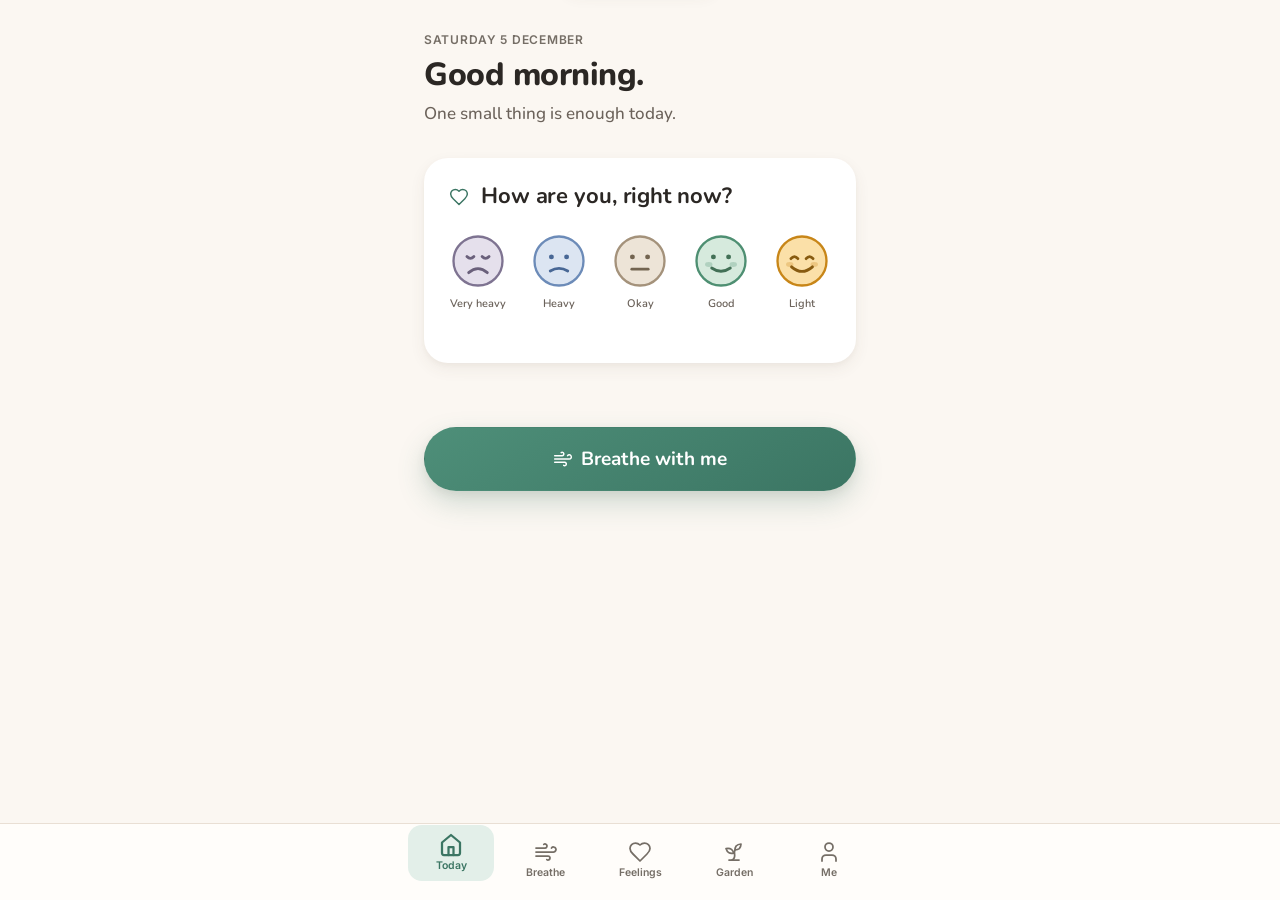
<file: index.html>
<!DOCTYPE html>
<!--
  index.html — the only HTML file in the application.

  EVERY PATH IN THIS FILE IS RELATIVE. There is no leading "/" anywhere.
  On GitHub Pages the app is served from https://user.github.io/repo-name/,
  so a leading slash resolves to the DOMAIN root, not the app root. That single
  mistake causes the blank-screen-after-deploy failure, the missing manifest,
  and a service worker that registers but caches nothing.
  Architecture §0.2.
-->
<html lang="en"
      data-theme="light"
      data-contrast="normal"
      data-textsize="m"
      data-motion="full">
<head>
  <meta charset="utf-8">
  <meta name="viewport" content="width=device-width, initial-scale=1, viewport-fit=cover">

  <title>Pocket Regulation Companion</title>
  <meta name="description" content="A gentle companion for hard moments.">

  <!-- Matches the light background so the status bar disappears into the page
       rather than announcing the app. Updated at runtime by core/a11y/prefs.js -->
  <meta name="theme-color" content="#FBF7F2">

  <meta name="apple-mobile-web-app-capable" content="yes">
  <meta name="apple-mobile-web-app-status-bar-style" content="default">
  <meta name="apple-mobile-web-app-title" content="Pocket">

  <!--
    CONTENT SECURITY POLICY
    Delivered as a meta tag because GitHub Pages cannot set HTTP headers.

    connect-src 'self' is the technical expression of the privacy promise:
    even if a future dependency or a compromised file tried to transmit what
    someone wrote, the BROWSER would block it. A promise enforced by the
    platform rather than by good intentions. Architecture §14.3.

    style-src needs 'unsafe-inline' because components set CSS custom
    properties inline for animation values. Low risk — style injection cannot
    execute script under this policy.
  -->
  <meta http-equiv="Content-Security-Policy" content="
    default-src 'self';
    script-src 'self' 'sha256-Mr9yNWtoJI3dbJ1qHbxrjFxjpTtBKHuUTPhVsgojsNo=';
    style-src 'self' 'unsafe-inline';
    img-src 'self' data: blob:;
    font-src 'self';
    connect-src 'self';
    media-src 'self' blob:;
    object-src 'none';
    base-uri 'self';
    form-action 'none';
  ">

  <link rel="manifest" href="./manifest.webmanifest">
  <link rel="icon" href="./assets/icons/favicon.svg" type="image/svg+xml">
  <link rel="apple-touch-icon" href="./assets/icons/app/apple-touch-icon.png">

  <!-- FONT PRELOAD
       Without this the browser finds the stylesheet, parses it, finds the
       @font-face rule, and only then asks for the font — three round trips
       before a single letter is drawn in the real typeface. Preloading starts
       the two Latin files immediately, in parallel with the stylesheet, so
       the swap happens on the first frame instead of the third.

       Only the two Latin files are preloaded. The "-ext" files carry
       characters that English and Bahasa Malaysia never use; preloading them
       would spend 120 KB on bytes that are almost never read.

       crossorigin is REQUIRED on a font preload even for a same-origin file.
       Fonts are always fetched in CORS mode, so a preload without it is
       treated as a different request, the file is downloaded twice, and the
       console warns that the preload went unused. -->
  <link rel="preload" href="./assets/fonts/nunito-latin.woff2" as="font" type="font/woff2" crossorigin>
  <link rel="preload" href="./assets/fonts/inter-latin.woff2" as="font" type="font/woff2" crossorigin>

  <!-- ONE stylesheet, built from the six numbered layers by
       tools/build-css.py. The layer files are still the source of truth and
       still the only thing anyone edits; app.css is generated output.

       WHY IT IS CONCATENATED, MEASURED RATHER THAN ASSUMED.
       The layers used to be pulled in with @import, which meant the browser
       could not discover a single one of the 38 files until main.css had
       arrived and been parsed. On a Slow 3G connection that took 6.1 seconds
       before the first paint. Concatenated it takes 2.9, and first paint
       moves from 6.6s to 4.6s. A returning visit went from 288ms to 160ms.
       Nothing else about the app changed. See tools/build-css.py. -->
  <link rel="stylesheet" href="./styles/app.css">

  <!--
    THE ONLY INLINE SCRIPT IN THIS APPLICATION.

    It applies the saved preferences to <html> BEFORE the first paint. Reading
    them from IndexedDB is impossible because IndexedDB is asynchronous, and a
    night-mode user would see a flash of white first. At 3am, for the intended
    user, that is a bright white screen in a dark room.

    Under ten lines, documented in place, and hash-pinned in the CSP once the
    file is final. Architecture §3.4.
  -->
  <script>
    (function () {
      try {
        var s = JSON.parse(localStorage.getItem('prc.settings') || '{}');
        var d = document.documentElement;
        var theme = s.theme === 'auto' || !s.theme
          ? (window.matchMedia('(prefers-color-scheme: dark)').matches ? 'dark' : 'light')
          : s.theme;
        d.dataset.theme = theme;
        if (s.textSize) d.dataset.textsize = s.textSize;
        if (s.contrast) d.dataset.contrast = s.contrast;
        if (s.motion)   d.dataset.motion   = s.motion;
        if (s.lang)     d.lang             = s.lang;
        var m = document.querySelector('meta[name="theme-color"]');
        if (m) m.setAttribute('content', theme === 'dark' ? '#16151A' : '#FBF7F2');
      } catch (e) {
        /* The defaults are already on <html>. Nothing to do. */
      }
    })();
  </script>
</head>

<body>
  <!-- First focusable element, for keyboard users. -->
  <a class="skip-link" href="#main">Skip to content</a>

  <!-- Greeting and screen chrome. Hidden in Calm Mode. -->
  <header id="appbar" role="banner"></header>

  <!--
    The router mounts every view here.
    tabindex="-1" lets the router move focus on navigation, so keyboard users
    are not left stranded at the top of the document.
  -->
  <main id="main" tabindex="-1"></main>

  <!-- Five-tab bottom navigation. Hidden in Calm Mode and Emergency Mode. -->
  <nav id="nav" role="navigation" aria-label="Main"></nav>

  <!--
    The single aria-live region. Managed by core/a11y/announce.js.
    ALWAYS polite, never assertive — an assertive interruption on the crisis
    card would be alarming for someone already distressed.
  -->
  <div id="live" aria-live="polite" aria-atomic="true" class="sr-only"></div>

  <!-- Sheets, modals and toasts mount here — deliberately BELOW the FAB in
       z-order, so no modal can ever block emergency access. -->
  <div id="portal"></div>

  <script type="module" src="./app/main.js"></script>
</body>
</html>
</file>
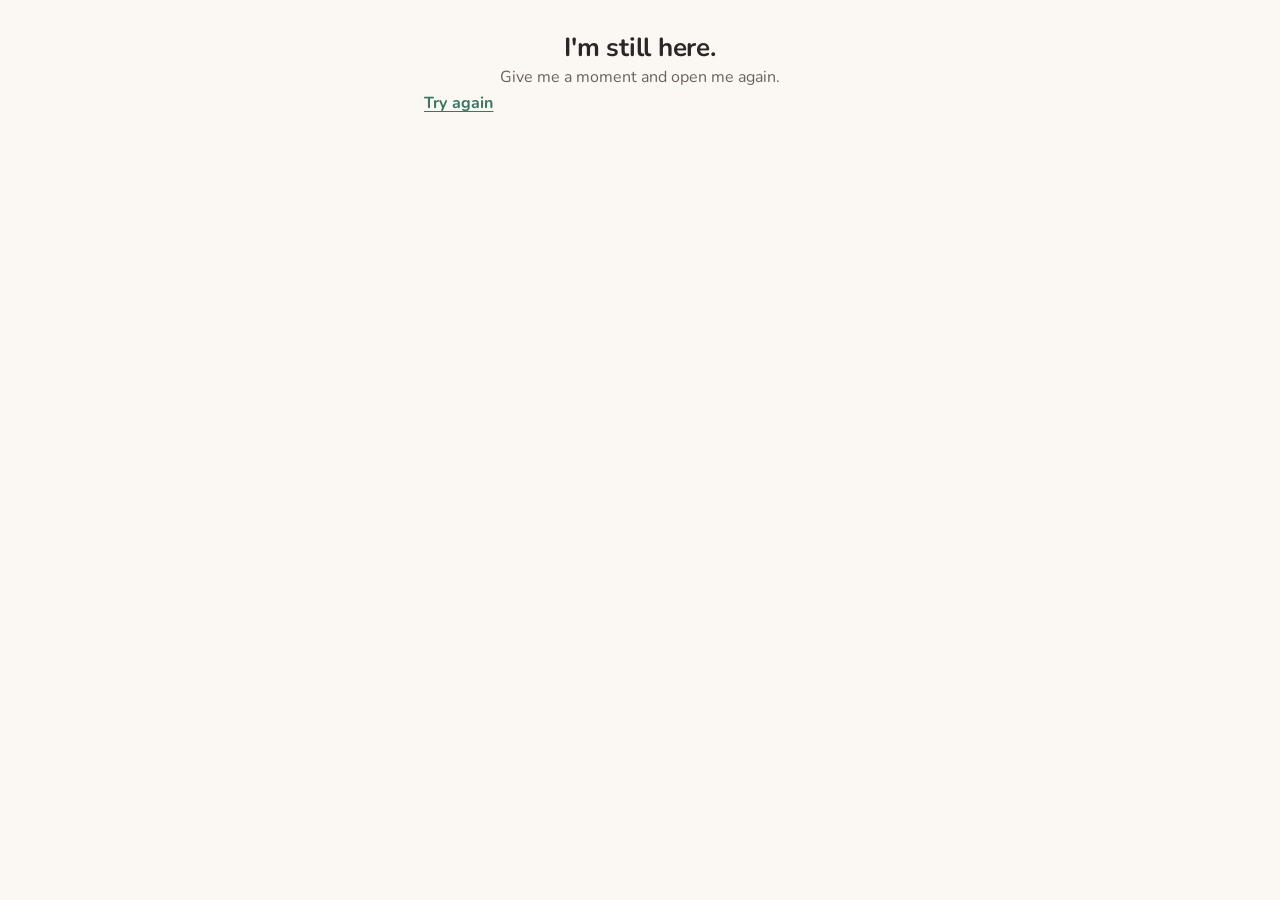
<file: offline.html>
<!DOCTYPE html>
<!--
  offline.html
  A tiny fallback, shown only if a page navigation happens while offline AND
  the shell somehow is not cached. In normal operation the user never sees it.

  It deliberately does NOT say "you are offline" in an alarming way. Offline is
  the normal state for this app. Architecture §12.3.
-->
<html lang="en" data-theme="light">
<head>
<meta charset="utf-8">
<meta name="viewport" content="width=device-width, initial-scale=1">
<title>Pocket Regulation Companion</title>
<link rel="stylesheet" href="./styles/app.css">
</head>
<body>
  <main id="main" class="u-screen u-screen-y u-stack u-center" style="min-height:80dvh">
    <h1 class="t-h2 t-center">I'm still here.</h1>
    <p class="t-body t-muted t-center">Give me a moment and open me again.</p>
    <a class="t-button" href="./" style="color:var(--color-primary)">Try again</a>
  </main>
</body>
</html>
</file>
<file: styles/app.css>
/* =============================================================================
   app.css — GENERATED FILE. DO NOT EDIT.

   Built by tools/build-css.py from styles/main.css and the layer files it
   imports, in cascade order. Edit those; then run:

       python3 tools/build-css.py

   Editing this file directly will work until the next build and then be
   silently thrown away, which is the worst kind of bug to chase.
   ============================================================================= */


/* ===== 01-tokens/colors.css ======================================== */
/* ==========================================================================
   01-TOKENS / COLORS
   Purpose : Every colour in the application, as CSS custom properties.
   Source  : Warm Dawn Design Language v1.0 §1. Values are contrast-verified —
             do not change one without re-running the verification.
   Depends : nothing. This is the first file in the cascade.
   Naming  : --color-{role}        text/icon/fill. ALWAYS accessible (>=4.5:1)
             --color-{role}-soft   tinted background behind that role
             --color-{role}-bright DECORATIVE ONLY. Never text. Never the sole
                                   carrier of meaning.
   ========================================================================== */

:root {
  /* ---- Surfaces ---------------------------------------------------------- */
  --color-bg:               #FBF7F2;  /* Morning Light — warm ivory, never pure white */
  --color-surface:          #FFFDFA;  /* Raised sheets, nav bars */
  --color-card:             #FFFFFF;  /* Cards float above the warm page */
  --color-card-sunken:      #F5EFE8;  /* Inset wells, inputs, progress tracks */
  --color-overlay:          rgba(43, 39, 36, 0.34);   /* Warm scrim, never black */
  --color-overlay-blur:     rgba(251, 247, 242, 0.72);

  /* ---- Borders ----------------------------------------------------------- */
  --color-border:           #E9DFD4;  /* Hairline separators (decorative) */
  --color-border-strong:    #D8CABB;  /* Card outlines, dividers (decorative) */
  --color-border-control:   #998E84;  /* Interactive borders — meets 3:1 */

  /* ---- Text -------------------------------------------------------------- */
  --color-text-primary:     #2B2724;  /* Warm ink, softer than black. 14.8:1 on card */
  --color-text-secondary:   #6B625A;  /* 6.0:1 on card */
  /* WAS #8C837A (3.7:1) until the Module 7 audit.

     The old value was written as "meta only, never sentences", on the common
     assumption that small print is exempt. It is not. WCAG 2.2 sets 4.5:1 for
     ALL text below 18.66px, and axe-core flagged it on nine routes — the
     bottom-navigation labels, every caption, and the field labels on Me and
     Today. Those are not decoration; the nav labels are how a person finds
     their way around the app.

     Darkened to 4.9:1 on card and 4.7:1 on the page background. It stays
     visibly quieter than secondary text (5.9:1), so the visual hierarchy the
     Design Language asks for survives — it just no longer disappears for
     anyone reading in sunlight or with reduced contrast sensitivity, which
     includes most people over 60 and anyone on a medication that affects
     vision. Design Language 4.2; Clinical Framework 14.1. */
  --color-text-tertiary:    #756E66;  /* 4.9:1 on card, 4.7:1 on background */
  --color-text-on-color:    #FFFFFF;
  --color-text-inverse:     #FBF7F2;

  /* ---- Disabled ---------------------------------------------------------- */
  --color-disabled-text:    #8F8378;
  --color-disabled-surface: #EFE9E2;
  --color-disabled-border:  #E0D8CF;

  /* ---- Primary · Sage (calm, growth, the app's voice) --------------------- */
  --color-primary:          #3B7563;
  --color-primary-hover:    #2F6252;
  --color-primary-pressed:  #275547;
  --color-primary-bright:   #6BAF95;   /* decorative only */
  --color-primary-soft:     #E3EFE9;
  --color-primary-tint:     #F1F8F4;

  /* ---- Secondary · Dusk Sky (rest, night, breathing) ---------------------- */
  --color-secondary:        #4F639B;
  --color-secondary-hover:  #425384;
  --color-secondary-bright: #93A6D6;   /* decorative only */
  --color-secondary-soft:   #E6EAF5;
  --color-secondary-tint:   #F3F5FB;

  /* ---- Accent · Terracotta (warmth, encouragement) ------------------------ */
  --color-accent:           #9E592C;
  --color-accent-hover:     #874B25;
  --color-accent-bright:    #EBA063;   /* decorative only */
  --color-accent-soft:      #FBEADD;
  --color-accent-tint:      #FEF6EF;

  /* ---- Semantic ---------------------------------------------------------- */
  --color-success:          #3A764F;
  --color-success-bright:   #6FB88A;
  --color-success-soft:     #E4F0E7;

  --color-warning:          #916517;
  --color-warning-bright:   #E0A63E;
  --color-warning-soft:     #FBEFD9;

  --color-danger:           #A45145;   /* Clay. NEVER fire-engine red. */
  --color-danger-bright:    #D98979;
  --color-danger-soft:      #F8E7E2;

  --color-info:             #3D6F8E;
  --color-info-bright:      #7FB0CC;
  --color-info-soft:        #E3EEF4;

  /* ---- Mood scale (5 steps, warm -> cool, never red) ---------------------- */
  --color-mood-5:           #C88618;   /* Very Happy — Sunlight */
  --color-mood-5-soft:      #FBE0A8;
  --color-mood-5-ink:       #885B10;
  --color-mood-4:           #4E8F72;   /* Good — New Leaf */
  --color-mood-4-soft:      #D6EADD;
  --color-mood-4-ink:       #427056;
  --color-mood-3:           #A4927B;   /* Neutral — Warm Sand */
  --color-mood-3-soft:      #EDE4D7;
  --color-mood-3-ink:       #736450;
  --color-mood-2:           #6C8BB8;   /* Low — Quiet Sky */
  --color-mood-2-soft:      #DCE5F2;
  --color-mood-2-ink:       #486795;
  --color-mood-1:           #7E7391;   /* Very Low — Soft Dusk */
  --color-mood-1-soft:      #E5E0EC;
  --color-mood-1-ink:       #6A607B;

  /* ---- Garden / reward palette (decorative) ------------------------------- */
  --color-garden-soil:      #C7A98B;
  --color-garden-stem:      #5E9E7A;
  --color-garden-leaf:      #7FC4A0;
  --color-garden-bloom:     #EBA063;
  --color-garden-bloom-alt: #E4A6C0;
  --color-garden-firefly:   #F5D77E;
  --color-garden-sky-dawn:  #FCEBD8;
  --color-garden-sky-day:   #E4EFF6;
  --color-garden-sky-dusk:  #E7DDEC;

  /* ---- Gradients (2 stops max, low chroma travel, 150-160deg) ------------- */
  --gradient-calm:      linear-gradient(160deg, #E3EFE9 0%, #F1F8F4 100%);
  --gradient-dawn:      linear-gradient(160deg, #FCEBD8 0%, #FDF6EE 100%);
  --gradient-dusk:      linear-gradient(160deg, #E6EAF5 0%, #F3F1F8 100%);
  --gradient-primary:   linear-gradient(150deg, #4E8F79 0%, #3B7563 100%);
  --gradient-breath:    linear-gradient(150deg, #7FC4A0 0%, #93A6D6 100%);
  --gradient-celebrate: linear-gradient(150deg, #F5D77E 0%, #EBA063 100%);
}

/* ==========================================================================
   NIGHT THEME
   Not a style preference — a clinical accommodation for 3am use.
   Warm charcoal, never pure black (halation makes text vibrate for tired eyes).
   Warm off-white text, never #FFF.
   Applied via <html data-theme="dark">, set by core/a11y/prefs.js.
   ========================================================================== */

[data-theme="dark"] {
  --color-bg:               #16151A;
  --color-surface:          #1D1C22;
  --color-card:             #23222A;
  --color-card-sunken:      #1A191F;
  --color-overlay:          rgba(8, 7, 10, 0.58);
  --color-overlay-blur:     rgba(22, 21, 26, 0.72);

  --color-border:           #33313B;
  --color-border-strong:    #454351;
  --color-border-control:   #6F6C82;

  --color-text-primary:     #F2EDE7;
  --color-text-secondary:   #B4ABA2;
  /* WAS #8F8880, which measured 4.50:1 on a card — passing on paper and
     failing in the browser, because axe computes 4.49 after sub-pixel
     rendering. A value that lands exactly on the threshold is not a pass, it
     is a coin toss decided by the device. Lifted to 5.1:1 on card and 6.1:1
     on the page, so it stays legible on an OLED phone at low brightness,
     which is when this theme is actually used — at night, in bed, by someone
     who cannot sleep. */
  --color-text-tertiary:    #999189;  /* 5.1:1 on card, 6.1:1 on background */
  --color-text-on-color:    #16151A;
  --color-text-inverse:     #23222A;

  --color-disabled-text:    #847D89;
  --color-disabled-surface: #2C2A33;
  --color-disabled-border:  #3A3844;

  --color-primary:          #7FC4AB;
  --color-primary-hover:    #95D2BB;
  --color-primary-pressed:  #6BB299;
  --color-primary-bright:   #7FC4AB;
  --color-primary-soft:     #22332E;
  --color-primary-tint:     #1C2823;

  --color-secondary:        #9BAEE0;
  --color-secondary-hover:  #AEBEE9;
  --color-secondary-bright: #9BAEE0;
  --color-secondary-soft:   #252A3A;
  --color-secondary-tint:   #1E212C;

  --color-accent:           #E9A277;
  --color-accent-hover:     #F0B28C;
  --color-accent-bright:    #E9A277;
  --color-accent-soft:      #33261D;
  --color-accent-tint:      #281E17;

  --color-success:          #82C395;
  --color-success-bright:   #82C395;
  --color-success-soft:     #203025;

  --color-warning:          #E0B25E;
  --color-warning-bright:   #E0B25E;
  --color-warning-soft:     #332A19;

  --color-danger:           #E39485;
  --color-danger-bright:    #E39485;
  --color-danger-soft:      #33221F;

  --color-info:             #8FBBD6;
  --color-info-bright:      #8FBBD6;
  --color-info-soft:        #1E2B33;

  --color-mood-5: #F2C169;  --color-mood-5-soft: #3A2E17;  --color-mood-5-ink: #F2C169;
  --color-mood-4: #7CBF9B;  --color-mood-4-soft: #1F3028;  --color-mood-4-ink: #7CBF9B;
  --color-mood-3: #C9B79E;  --color-mood-3-soft: #302A22;  --color-mood-3-ink: #C9B79E;
  --color-mood-2: #93AFD8;  --color-mood-2-soft: #1F2733;  --color-mood-2-ink: #93AFD8;
  --color-mood-1: #A296B6;  --color-mood-1-soft: #2A2533;  --color-mood-1-ink: #A296B6;

  --color-garden-soil:      #6B5946;
  --color-garden-sky-dawn:  #2E2620;
  --color-garden-sky-day:   #1F2A31;
  --color-garden-sky-dusk:  #262130;

  --gradient-calm:      linear-gradient(160deg, #22332E 0%, #1C2823 100%);
  --gradient-dawn:      linear-gradient(160deg, #33261D 0%, #241C17 100%);
  --gradient-dusk:      linear-gradient(160deg, #252A3A 0%, #1E212C 100%);
  --gradient-primary:   linear-gradient(150deg, #7FC4AB 0%, #63A98F 100%);
  --gradient-breath:    linear-gradient(150deg, #7FC4A0 0%, #93A6D6 100%);
  --gradient-celebrate: linear-gradient(150deg, #F2C169 0%, #E9A277 100%);

  color-scheme: dark;
}

/* Follow the OS unless the user has explicitly chosen. prefers-color-scheme is
   read HERE and nowhere else in the codebase — one source of truth. */
@media (prefers-color-scheme: dark) {
  :root:not([data-theme="light"]) { color-scheme: dark; }
}

/* ===== 01-tokens/typography.css ==================================== */
/* ==========================================================================
   01-TOKENS / TYPOGRAPHY
   Purpose : The type scale. Every size derives from --font-scale so the in-app
             text-size control and the OS setting both work without touching
             a single component.
   Source  : Design Language v1.0 §2.
   Depends : nothing (cascade order only).
   ========================================================================== */

:root {
  /* Nunito — the app's voice. Rounded terminals read as kind, not clinical.
     Inter  — numerals, chart labels, captions. Tabular figures stop progress
              counters jittering as they animate.
     Both are SELF-HOSTED (see 02-base/fonts.css). The system stack below is a
     real fallback, not a formality: the app must look correct before fonts
     load, and correct forever if a font file is missing. */
  --font-primary:   'Nunito', ui-rounded, 'SF Pro Rounded', system-ui,
                    -apple-system, 'Segoe UI', sans-serif;
  --font-secondary: 'Inter', system-ui, -apple-system, 'Segoe UI', Roboto, sans-serif;
  --font-numeric:   'Inter', ui-monospace, system-ui, sans-serif;

  /* Set by [data-textsize] in 02-base/a11y.css. Default 1. */
  --font-scale: 1;

  --text-display-size:   calc(40px * var(--font-scale));
  --text-display-lh:     1.10;  --text-display-weight:  800;  --text-display-ls:  -0.02em;

  --text-h1-size:        calc(32px * var(--font-scale));
  --text-h1-lh:          1.19;  --text-h1-weight:       800;  --text-h1-ls:       -0.015em;

  --text-h2-size:        calc(26px * var(--font-scale));
  --text-h2-lh:          1.23;  --text-h2-weight:       700;  --text-h2-ls:       -0.01em;

  --text-h3-size:        calc(22px * var(--font-scale));
  --text-h3-lh:          1.27;  --text-h3-weight:       700;  --text-h3-ls:       -0.005em;

  --text-title-size:     calc(19px * var(--font-scale));
  --text-title-lh:       1.37;  --text-title-weight:    700;  --text-title-ls:    0;

  --text-subtitle-size:  calc(17px * var(--font-scale));
  --text-subtitle-lh:    1.41;  --text-subtitle-weight: 500;  --text-subtitle-ls: 0;

  /* Body line-height is 1.63, not 1.5. Brain fog needs air between lines. */
  --text-body-size:      calc(16px * var(--font-scale));
  --text-body-lh:        1.63;  --text-body-weight:     400;  --text-body-ls:     0;

  --text-body-sm-size:   calc(15px * var(--font-scale));
  --text-body-sm-lh:     1.60;  --text-body-sm-weight:  400;  --text-body-sm-ls:  0;

  --text-caption-size:   calc(13px * var(--font-scale));
  --text-caption-lh:     1.38;  --text-caption-weight:  500;  --text-caption-ls:  0.01em;

  --text-button-size:    calc(16px * var(--font-scale));
  --text-button-lh:      1.25;  --text-button-weight:   700;  --text-button-ls:   0.01em;

  --text-label-size:     calc(12px * var(--font-scale));
  --text-label-lh:       1.33;  --text-label-weight:    600;  --text-label-ls:    0.06em;

  /* Reading measure. Bahasa Malaysia runs ~15% longer than English. */
  --measure-en: 68ch;
  --measure-bm: 60ch;
}

:lang(ms) { --measure: var(--measure-bm); hyphens: auto; }
:lang(en) { --measure: var(--measure-en); }

/* ===== 01-tokens/spacing.css ======================================= */
/* ==========================================================================
   01-TOKENS / SPACING
   Purpose : A strict 4px grid. Generous space is the visual equivalent of a
             slow sentence — a clinical choice, not an aesthetic one.
   Source  : Design Language v1.0 §3.
   ========================================================================== */

:root {
  --space-0:   0px;
  --space-1:   4px;   /* icon-to-label gap, chip internals */
  --space-2:   8px;   /* MINIMUM gap between adjacent touch targets */
  --space-3:  12px;   /* compact chips and list rows */
  --space-4:  16px;   /* default gap in a vertical stack, gutter between cards */
  --space-5:  20px;   /* padding inside information cards */
  --space-6:  24px;   /* screen side padding AND padding inside every card */
  --space-8:  32px;   /* between sections on a screen */
  --space-10: 40px;   /* above a hero primary button */
  --space-12: 48px;   /* around empty states */
  --space-16: 64px;   /* top of a first-run or celebration screen */
  --space-20: 80px;   /* breathing screen — deliberate emptiness */

  --screen-padding-x: var(--space-6);
  --screen-padding-y: var(--space-8);
  --stack-gap:        var(--space-4);
  --section-gap:      var(--space-8);
}

/* ===== 01-tokens/radius.css ======================================== */
/* ==========================================================================
   01-TOKENS / RADIUS
   Purpose : Nothing in this application has a sharp corner. Sharp corners read
             as institutional — forms, hospitals, portals. Rounded reads as safe.
   Source  : Design Language v1.0 §4.
   ========================================================================== */

:root {
  --radius-xs:     6px;    /* tags, tiny chips */
  --radius-sm:     10px;   /* inputs, small controls */
  --radius-md:     14px;   /* buttons in rows, list items */
  --radius-lg:     20px;   /* inner panels, mood buttons */
  --radius-card:   24px;   /* THE card radius — most common shape on screen */
  --radius-xl:     28px;   /* hero cards, bottom sheets, dialogs */
  --radius-sheet:  28px 28px 0 0;
  --radius-fab:    26px;   /* 56px FAB — a squircle, not a circle */
  --radius-pill:   999px;  /* every button, chip, progress bar */
  --radius-circle: 50%;
}

/* ===== 01-tokens/shadows.css ======================================= */
/* ==========================================================================
   01-TOKENS / SHADOWS
   Purpose : Soft elevation. Every shadow is tinted warm brown-grey —
             rgba(90,70,55,a) — never black. Black shadows on a warm background
             read as dirt. Blur is always >=4x the Y-offset so edges dissolve
             rather than cut.
   Source  : Design Language v1.0 §7.
   Depends : colors.css only for the dark-theme override selector.
   ========================================================================== */

:root {
  --shadow-xs:        0 1px 2px rgba(90, 70, 55, 0.04);
  --shadow-sm:        0 2px 6px rgba(90, 70, 55, 0.05),
                      0 1px 2px rgba(90, 70, 55, 0.04);
  --shadow-md:        0 6px 16px rgba(90, 70, 55, 0.07),
                      0 2px 5px rgba(90, 70, 55, 0.04);
  --shadow-lg:        0 14px 32px rgba(90, 70, 55, 0.09),
                      0 4px 10px rgba(90, 70, 55, 0.05);
  --shadow-floating:  0 12px 28px rgba(59, 117, 99, 0.22),
                      0 4px 10px rgba(90, 70, 55, 0.08);
  --shadow-glass:     0 8px 32px rgba(90, 70, 55, 0.10),
                      inset 0 1px 0 rgba(255, 255, 255, 0.60);
  --shadow-pressed:   0 1px 3px rgba(90, 70, 55, 0.06);
  --shadow-focus:     0 0 0 3px rgba(59, 117, 99, 0.28);
  --shadow-glow-warm: 0 0 24px rgba(235, 160, 99, 0.35);

  --blur-glass: saturate(160%) blur(20px);
}

/* Shadows barely read on dark. Elevation is carried by surface lightness plus
   a 1px inset highlight. Never raise opacity to compensate — it looks muddy. */
[data-theme="dark"] {
  --shadow-xs:        0 1px 2px rgba(0, 0, 0, 0.28);
  --shadow-sm:        0 2px 6px rgba(0, 0, 0, 0.34);
  --shadow-md:        0 6px 16px rgba(0, 0, 0, 0.40);
  --shadow-lg:        0 14px 32px rgba(0, 0, 0, 0.48);
  --shadow-floating:  0 12px 28px rgba(0, 0, 0, 0.52);
  --shadow-glass:     0 8px 32px rgba(0, 0, 0, 0.44),
                      inset 0 1px 0 rgba(255, 255, 255, 0.06);
  --shadow-pressed:   0 1px 3px rgba(0, 0, 0, 0.30);
  --shadow-focus:     0 0 0 3px rgba(127, 196, 171, 0.40);
  --shadow-glow-warm: 0 0 24px rgba(233, 162, 119, 0.28);
}

/* ===== 01-tokens/motion.css ======================================== */
/* ==========================================================================
   01-TOKENS / MOTION
   Purpose : Durations and easing curves. Every animation should feel like a
             slow breath. The default easing is the shape of an exhale — quick
             to start, long and soft to settle.
   Source  : Design Language v1.0 §11.
   Note    : No component may invent a duration or a curve. If a value is not
             here, it does not exist. This is what keeps 40 screens feeling
             like one product.
   ========================================================================== */

:root {
  --duration-instant:   90ms;   /* colour / opacity swap */
  --duration-fast:     160ms;   /* tap feedback, ripple */
  --duration-base:     240ms;   /* THE default for anything unlisted */
  --duration-slow:     360ms;   /* card lift, sheet open */
  --duration-slower:   520ms;   /* page transition, achievement */
  --duration-ambient: 1200ms;   /* garden growth, sky shift */

  /* The therapeutic breathing cycle: 4 in · 2 hold · 6 out = 12s total. */
  --duration-inhale:  4000ms;
  --duration-hold:    2000ms;
  --duration-exhale:  6000ms;

  --ease-standard: cubic-bezier(0.32, 0.72, 0.28, 1.00);  /* calm decelerate */
  --ease-out-soft: cubic-bezier(0.16, 1.00, 0.30, 1.00);
  --ease-in-soft:  cubic-bezier(0.55, 0.00, 0.85, 0.45);
  --ease-spring:   cubic-bezier(0.34, 1.42, 0.44, 1.00);  /* max 4% overshoot */
  --ease-breath:   cubic-bezier(0.42, 0.00, 0.58, 1.00);  /* pure sine feel */

  --press-scale: 0.972;
  --lift-scale:  1.015;
}

/* ===== 01-tokens/layout.css ======================================== */
/* ==========================================================================
   01-TOKENS / LAYOUT
   Purpose : Sizing, touch targets, safe areas, and the z-index scale.
   Source  : Design Language v1.0 §§5-6; Clinical Framework §14.
   ========================================================================== */

:root {
  /* Touch targets. 48px is the WCAG 2.2 floor; distress flows use 56px because
     a person with a tremor cannot reliably hit 48. */
  --touch-min:     48px;
  --touch-comfort: 56px;
  --touch-crisis:  72px;   /* emergency button — must be hittable in panic */

  --button-height-sm: 40px;
  --button-height-md: 48px;
  --button-height-lg: 56px;
  --button-height-xl: 64px;   /* the ONE primary action on a screen */

  --icon-16: 16px;  --icon-20: 20px;  --icon-24: 24px;   /* 24 is the default */
  --icon-28: 28px;  --icon-32: 32px;  --icon-40: 40px;
  --icon-stroke:      1.75;   /* Lucide ships at 2 — we soften it deliberately */
  --icon-stroke-bold: 2.25;   /* selected nav tab only */

  --nav-height:  68px;
  --fab-size:    56px;
  --content-max: 480px;   /* phone-first; centred on tablet and desktop */

  --safe-top:    env(safe-area-inset-top, 0px);
  --safe-bottom: env(safe-area-inset-bottom, 0px);
  --safe-left:   env(safe-area-inset-left, 0px);
  --safe-right:  env(safe-area-inset-right, 0px);

  /* Every primary action lives inside this band, for one-handed use. */
  --thumb-zone-bottom: 220px;

  /* z-index scale. The FAB sits ABOVE the nav and nothing may be placed above
     it except the emergency layer — a modal must never block crisis access. */
  --z-base:      0;
  --z-card:     10;
  --z-nav:     100;
  --z-fab:     110;
  --z-sheet:   200;
  --z-dialog:  300;
  --z-emergency: 400;
  --z-toast:   500;

  /* Instance-level. Each progress ring sets its own two values inline; the
     keyframe reads them. Declared here so there is always a defined fallback.
       circumference = 2 * PI * r      offset = circumference * (1 - progress) */
  --ring-circumference: 0;
  --ring-offset: 0;
}

/* ===== 02-base/reset.css =========================================== */
/* ==========================================================================
   02-BASE / RESET
   Purpose : A small, opinionated reset. Not Normalize — we only remove what
             actively fights the design system.
   Depends : 01-tokens/*
   ========================================================================== */

*, *::before, *::after { box-sizing: border-box; }

html {
  -webkit-text-size-adjust: 100%;      /* respect OS text size, don't inflate */
  -webkit-tap-highlight-color: transparent;  /* we draw our own press state */
}

body,
h1, h2, h3, h4, h5, h6,
p, figure, blockquote, dl, dd { margin: 0; }

ul[role='list'], ol[role='list'] { list-style: none; padding: 0; }

img, picture, svg, video { max-width: 100%; display: block; }

input, button, textarea, select { font: inherit; color: inherit; }

/* Inputs and textareas must never be resized by the user in a way that breaks
   the single-column layout on a phone. */
textarea { resize: vertical; }

/* Remove the default button chrome. Every button in this app is styled. */
button {
  background: none;
  border: 0;
  padding: 0;
  cursor: pointer;
}

/* Prevent iOS zooming on focus by never letting an input fall below 16px. */
input, textarea { font-size: max(16px, var(--text-body-size)); }

/* ==========================================================================
   THE [hidden] FIX — added in Module 5, after a real bug
   ==========================================================================
   Browsers style `[hidden]` as `display: none` in their user-agent
   stylesheet, which is the WEAKEST possible source. Any class that sets
   `display` beats it. This app has several — `.btn--full { display: flex }`,
   `.u-stack-sm { display: flex }` — so `node.hidden = true` silently did
   nothing on those elements.

   What that actually caused: the crisis numbers inside the check-in's care
   card were visible from the moment the card appeared, so the "See the
   numbers" button had nothing to reveal. And Mika's "Let Mika hold this"
   button was on screen with an empty field, which is the exact state the
   design says cannot exist.

   Neither failed loudly. Both were invisible in code review and invisible in
   a passing test suite, because a thing being MORE visible than intended
   breaks no assertion anyone thinks to write.

   `!important` is justified here: `hidden` is a statement about whether an
   element exists for the user, not a style preference, and nothing should be
   able to override it by accident.
   ========================================================================== */

[hidden] { display: none !important; }

/* ===== 02-base/fonts.css =========================================== */
/* ==========================================================================
   02-BASE / FONTS
   Purpose : Self-hosted @font-face declarations.
   Depends : 01-tokens/typography.css

   WHY SELF-HOSTED, NOT THE GOOGLE FONTS CDN
   -----------------------------------------
   The tech brief lists "Google Fonts". We use the Google Fonts TYPEFACES —
   Nunito and Inter, exactly as the Design Language specifies — but serve them
   from our own assets/fonts/ folder. Three reasons, any one decisive:

     1. OFFLINE-FIRST. A CDN request fails with no network. The app must work
        at 3am on a phone with no signal — that is the whole product.
     2. PRIVACY. A request to fonts.gstatic.com discloses the user's IP, and
        the fact that they opened a mental health app, to a third party. The
        Architecture's CSP (connect-src 'self') blocks it by design.
     3. PERFORMANCE. Removes a DNS lookup, a TLS handshake and a
        render-blocking round trip on first paint.

   WHAT SHIPPED (Module 2)
   -----------------------
   Four files, ~208 KB total. Both families are VARIABLE fonts: one file
   carries every weight from 400 to 800, instead of four separate static
   files per family. That is roughly a third of the bytes for strictly more
   typographic range.

     nunito-latin.woff2       39 KB   the app's voice
     nunito-latin-ext.woff2   35 KB
     inter-latin.woff2        48 KB   numerals, captions, chart labels
     inter-latin-ext.woff2    85 KB

   WHY EACH FAMILY IS SPLIT IN TWO
   -------------------------------
   The unicode-range on each rule tells the browser which characters that file
   covers. A browser downloads a font file ONLY IF the page actually contains
   a character in its range. English and Bahasa Malaysia are written entirely
   within Basic Latin, so in normal use the two "-ext" files are never
   fetched at all — the app pays 87 KB, not 208 KB. The extended files exist
   so that a name, a place or a borrowed word with a diacritic renders in the
   right typeface instead of silently falling back to a system font mid-word.

   LICENCE
   -------
   Nunito © 2014 The Nunito Project Authors.
   Inter  © 2016 The Inter Project Authors.
   Both under the SIL Open Font License 1.1 — see assets/fonts/OFL.txt.
   The OFL permits bundling and redistribution inside an application; the
   licence text must travel with the files, which is why OFL.txt is in the
   repository rather than only referenced here.

   Source: the @fontsource-variable packages, which are the same binaries
   Google Fonts serves, subset and repackaged for self-hosting.

   IF YOU EVER REPLACE THESE FILES
   -------------------------------
   Keep the family names ('Nunito', 'Inter') and the weight ranges identical.
   Every size token in 01-tokens/typography.css is drawn against these
   metrics, and a family with different vertical proportions will change the
   rhythm of every screen at once.
   ========================================================================== */

/* ---- Nunito — the app's voice -------------------------------------------
   Rounded terminals read as kind rather than clinical. It carries every
   heading, every button and every sentence the app says to the user. */

@font-face {
  font-family: 'Nunito';
  src: url('../assets/fonts/nunito-latin.woff2') format('woff2');
  font-weight: 400 800;          /* variable: one file, all weights */
  font-style: normal;
  font-display: swap;            /* show fallback at once, swap when ready */
  unicode-range: U+0000-00FF, U+0131, U+0152-0153, U+02BB-02BC, U+02C6,
                 U+02DA, U+02DC, U+0304, U+0308, U+0329, U+2000-206F,
                 U+20AC, U+2122, U+2191, U+2193, U+2212, U+2215, U+FEFF, U+FFFD;
}

@font-face {
  font-family: 'Nunito';
  src: url('../assets/fonts/nunito-latin-ext.woff2') format('woff2');
  font-weight: 400 800;
  font-style: normal;
  font-display: swap;
  unicode-range: U+0100-02BA, U+02BD-02C5, U+02C7-02CC, U+02CE-02D7,
                 U+02DD-02FF, U+0304, U+0308, U+0329, U+1D00-1DBF,
                 U+1E00-1E9F, U+1EF2-1EFF, U+2020, U+20A0-20AB, U+20AD-20C0,
                 U+2113, U+2C60-2C7F, U+A720-A7FF;
}

/* ---- Inter — numerals and small print ------------------------------------
   Used for dates, phone numbers, captions and chart labels. Its tabular
   figures stop a counter jittering as the digits change, which matters for
   the progress numbers in Module 4 and the charts in Module 6. */

@font-face {
  font-family: 'Inter';
  src: url('../assets/fonts/inter-latin.woff2') format('woff2');
  font-weight: 400 700;
  font-style: normal;
  font-display: swap;
  unicode-range: U+0000-00FF, U+0131, U+0152-0153, U+02BB-02BC, U+02C6,
                 U+02DA, U+02DC, U+0304, U+0308, U+0329, U+2000-206F,
                 U+20AC, U+2122, U+2191, U+2193, U+2212, U+2215, U+FEFF, U+FFFD;
}

@font-face {
  font-family: 'Inter';
  src: url('../assets/fonts/inter-latin-ext.woff2') format('woff2');
  font-weight: 400 700;
  font-style: normal;
  font-display: swap;
  unicode-range: U+0100-02BA, U+02BD-02C5, U+02C7-02CC, U+02CE-02D7,
                 U+02DD-02FF, U+0304, U+0308, U+0329, U+1D00-1DBF,
                 U+1E00-1E9F, U+1EF2-1EFF, U+2020, U+20A0-20AB, U+20AD-20C0,
                 U+2113, U+2C60-2C7F, U+A720-A7FF;
}

/* ===== 02-base/elements.css ======================================== */
/* ==========================================================================
   02-BASE / ELEMENTS
   Purpose : Bare element defaults. Everything here is unclassed HTML.
   Depends : 01-tokens/*
   ========================================================================== */

body {
  background: var(--color-bg);
  color: var(--color-text-primary);
  font-family: var(--font-primary);
  font-size: var(--text-body-size);
  line-height: var(--text-body-lh);
  font-weight: var(--text-body-weight);
  -webkit-font-smoothing: antialiased;
  text-rendering: optimizeLegibility;

  /* Stop the whole page rubber-banding on iOS — it makes a fixed nav bar
     detach visibly, which reads as the app breaking. */
  overscroll-behavior-y: none;

  /* The app is a single full-height column with a fixed nav at the bottom. */
  min-height: 100dvh;
  padding-bottom: var(--safe-bottom);

  transition: background-color var(--duration-slow) var(--ease-standard),
              color var(--duration-slow) var(--ease-standard);
}

h1, h2, h3, h4 {
  font-family: var(--font-primary);
  text-wrap: balance;              /* avoids a single orphaned word in a title */
}

h1 { font-size: var(--text-h1-size);    line-height: var(--text-h1-lh);
     font-weight: var(--text-h1-weight); letter-spacing: var(--text-h1-ls); }
h2 { font-size: var(--text-h2-size);    line-height: var(--text-h2-lh);
     font-weight: var(--text-h2-weight); letter-spacing: var(--text-h2-ls); }
h3 { font-size: var(--text-h3-size);    line-height: var(--text-h3-lh);
     font-weight: var(--text-h3-weight); letter-spacing: var(--text-h3-ls); }
h4 { font-size: var(--text-title-size); line-height: var(--text-title-lh);
     font-weight: var(--text-title-weight); }

p  { max-width: var(--measure, 68ch); text-wrap: pretty; }

a  { color: var(--color-primary); text-underline-offset: 3px; }

/* The router mounts every view into #main. */
#main {
  display: block;
  padding-bottom: calc(var(--nav-height) + var(--safe-bottom) + var(--space-4));
}

/* Centre the phone-shaped app on wide screens. Desktop is not a separate
   design — it is the same column, centred. Design Language §3.5. */
#appbar, #main, #nav > * {
  max-width: var(--content-max);
  margin-inline: auto;
}

/* ===== 02-base/a11y.css ============================================ */
/* ==========================================================================
   02-BASE / A11Y
   Purpose : Accessibility primitives and the four user-preference modes.
             These are clinical accommodations, not compliance checkboxes —
             see Clinical Framework §14.
   Depends : 01-tokens/*
   Applied : core/a11y/prefs.js sets the data-* attributes on <html>.
   ========================================================================== */

/* --------------------------------------------------------------------------
   FOCUS
   One ring, everywhere, never removed. :focus-visible means it appears for
   keyboard users and not on a mouse tap — so it helps without adding visual
   noise for people who don't need it.
   -------------------------------------------------------------------------- */
:where(a, button, input, select, textarea, [tabindex]):focus-visible {
  outline: none;
  box-shadow: var(--shadow-focus);
  border-radius: var(--radius-md);
}

/* --------------------------------------------------------------------------
   SCREEN READER ONLY
   -------------------------------------------------------------------------- */
.sr-only {
  position: absolute;
  width: 1px; height: 1px;
  padding: 0; margin: -1px;
  overflow: hidden;
  clip: rect(0 0 0 0);
  white-space: nowrap;
  border: 0;
}

/* Skip link — first focusable element on the page. */
.skip-link {
  position: absolute;
  top: 0; left: 50%;
  transform: translate(-50%, -120%);
  z-index: var(--z-toast);
  background: var(--color-card);
  color: var(--color-text-primary);
  padding: var(--space-3) var(--space-5);
  border-radius: 0 0 var(--radius-md) var(--radius-md);
  box-shadow: var(--shadow-md);
  font-weight: 700;
  text-decoration: none;
  transition: transform var(--duration-base) var(--ease-out-soft);
}
.skip-link:focus { transform: translate(-50%, 0); }

/* --------------------------------------------------------------------------
   TEXT SIZE
   Five steps. Every type token derives from --font-scale, so nothing else in
   the codebase needs to know this exists. Clinical Framework §14.
   -------------------------------------------------------------------------- */
[data-textsize="s"]   { --font-scale: 0.94; }
[data-textsize="m"]   { --font-scale: 1;    }   /* default */
[data-textsize="l"]   { --font-scale: 1.14; }
[data-textsize="xl"]  { --font-scale: 1.30; }
[data-textsize="xxl"] { --font-scale: 1.50; }

/* --------------------------------------------------------------------------
   HIGH CONTRAST
   For low vision, cataract, bright Malaysian daylight, and older users.
   Shadows are replaced by outlines, because a shadow is not a boundary.
   -------------------------------------------------------------------------- */
[data-contrast="high"] {
  --color-text-primary:   #16130F;
  --color-text-secondary: #3F3831;
  --color-text-tertiary:  #564E45;
  --color-border:         #8C837A;
  --color-border-strong:  #6B625A;
  --color-border-control: #4A423B;
  --color-primary:        #1F5645;
  --color-primary-hover:  #174537;
  --color-secondary:      #2F4278;
  --color-accent:         #7C4420;
  --color-success:        #235738;
  --color-warning:        #6C4A0E;
  --color-danger:         #7E3A30;
  --color-info:           #26506B;
  --color-disabled-text:  #5F574F;

  --shadow-sm: 0 0 0 1px var(--color-border-strong);
  --shadow-md: 0 0 0 1px var(--color-border-strong);
  --shadow-lg: 0 0 0 2px var(--color-border-strong);
  --shadow-focus: 0 0 0 4px rgba(31, 86, 69, 0.55);
}

[data-theme="dark"][data-contrast="high"] {
  --color-text-primary:   #FFFBF6;
  --color-text-secondary: #DAD2C9;
  --color-text-tertiary:  #BDB4AA;
  --color-border:         #7A7686;
  --color-border-strong:  #948FA2;
  --color-border-control: #A9A4B6;
  --color-primary:        #A8DCC7;
  --color-secondary:      #BCC9F0;
  --color-accent:         #F5BE9B;
  --color-success:        #A6D8B4;
  --color-warning:        #EFCB8A;
  --color-danger:         #F0B2A5;
  --color-info:           #B0D2E6;
}

@media (prefers-contrast: more) {
  :root { --color-border: #A79C91; --color-border-control: #6B625A; }
}

/* --------------------------------------------------------------------------
   REDUCED MOTION
   Motion is NOT removed wholesale — that would strip the calming quality the
   app depends on. Travel, spring, bounce and confetti go. Opacity and slow
   scale remain.

   THE ONE EXCEPTION: the breathing ring keeps animating, because it is the
   therapeutic content, not decoration. Clinical Framework §2.6, Design
   Language §11. This is the only place !important is permitted in the
   codebase, and it is permitted because we are overriding inline and
   component-level animation deliberately.
   -------------------------------------------------------------------------- */
@media (prefers-reduced-motion: reduce) {
  :root {
    --duration-instant: 1ms;
    --duration-fast:    1ms;
    --duration-base:    1ms;
    --duration-slow:    120ms;
    --duration-slower:  120ms;
    --duration-ambient: 200ms;
    --ease-spring: var(--ease-standard);
    --press-scale: 1;
    --lift-scale:  1;
  }
  *, *::before, *::after {
    animation-duration: 0.01ms !important;
    animation-iteration-count: 1 !important;
    transition-duration: 120ms !important;
    scroll-behavior: auto !important;
  }
  .prc-breath-ring, .prc-breath-ring * {
    animation-duration: revert !important;
    animation-iteration-count: infinite !important;
  }
  .prc-confetti, .prc-parallax, .prc-firefly { display: none !important; }
}

/* The in-app switch, for users whose OS setting is off but who still want it. */
[data-motion="reduced"] {
  --duration-fast: 1ms;
  --duration-base: 1ms;
  --duration-slow: 120ms;
  --press-scale: 1;
  --lift-scale:  1;
}
[data-motion="reduced"] *:not(.prc-breath-ring):not(.prc-breath-ring *) {
  animation-duration: 0.01ms !important;
  animation-iteration-count: 1 !important;
}

/* ==========================================================================
   MODULE 2 · THE ONE EXCEPTION TO THE FOCUS RING
   ==========================================================================
   #main carries tabindex="-1" so the router can move focus into new content
   after a route change. That makes it match [tabindex]:focus-visible above,
   which drew a 3px sage ring around the ENTIRE screen on every navigation.

   The ring is removed here, deliberately and with a caveat:

     - WCAG 2.4.7 governs user interface COMPONENTS. #main is a landmark
       container, not a control — nobody activates it, so there is no state
       for the ring to communicate.
     - Screen reader users are not relying on it: the router announces the
       new screen title through the polite live region (core/a11y/announce.js)
       at the same moment focus lands.
     - Sighted keyboard users are not stranded either. Focus is genuinely
       inside #main, so their next Tab reaches the first control ON the new
       screen rather than sending them back through the whole page.

   This is standard practice for skip-link and route-change focus targets.
   Every actual control keeps its full ring.
   ========================================================================== */

#main:focus,
#main:focus-visible {
  outline: none;
  box-shadow: none;
}

/* ===== 03-components/icon.css ====================================== */
/* ==========================================================================
   03-COMPONENTS / ICON
   Purpose : Sizing and stroke for every inline SVG icon.
   Depends : 01-tokens/layout.css (--icon-stroke), 01-tokens/motion.css
   Pairs with : core/components/icons.js

   WHY STROKE-WIDTH LIVES HERE AND NOT IN THE JS
     An SVG presentation attribute cannot contain a var(). Setting
     stroke-width="var(--icon-stroke)" parses as an invalid length and falls
     back to 1 — hairline icons that look like a rendering fault. Declared as
     a CSS property it resolves correctly, AND it means high-contrast mode can
     thicken every icon in the app with one rule.
   ========================================================================== */

.icon {
  display: block;
  flex: none;
  stroke-width: var(--icon-stroke);
  /* Icons never scale with the text-size control. A 200% icon beside 200%
     text is not more readable — it just eats the line. Design Language §8.2. */
  transition: stroke-width var(--duration-base) var(--ease-standard);
}

/* The selected navigation tab. Weight, not only colour, marks position —
   colour must never be the sole carrier of meaning. Design Language §18. */
.icon--bold { stroke-width: var(--icon-stroke-bold); }

/* High-contrast mode thickens every stroke by one step so icons hold their
   shape against a stronger background. */
[data-contrast='high'] .icon { stroke-width: var(--icon-stroke-bold); }

/* ===== 03-components/button.css ==================================== */
/* ==========================================================================
   03-COMPONENTS / BUTTON
   Purpose : Every button shape, in five variants and four sizes.
   Depends : 01-tokens/*
   Pairs with : core/components/Button.js

   THE RULES THIS FILE ENFORCES (Design Language §5, Clinical Framework §14)
     - Every button is a pill. No sharp corners anywhere in the product.
     - Minimum height 48px. The one primary action on a screen is 64px.
     - Press = scale 0.972 and a shadow drop. Never a colour flash.
     - The "quiet" variant is a real, dignified option — never greyed out,
       never smaller than the action beside it.
     - Focus is a 3px ring with a 2px offset, visible in both themes.
   ========================================================================== */

.btn {
  /* --- structure --- */
  display: inline-flex;
  align-items: center;
  justify-content: center;
  gap: var(--space-2);
  min-height: var(--button-height-lg);
  padding-inline: var(--space-6);
  border: 1.5px solid transparent;
  border-radius: var(--radius-pill);

  /* --- type --- */
  font-family: var(--font-primary);
  font-size: var(--text-button-size);
  font-weight: var(--text-button-weight);
  line-height: var(--text-button-lh);
  letter-spacing: var(--text-button-ls);
  text-align: center;

  /* --- behaviour --- */
  cursor: pointer;
  user-select: none;
  -webkit-tap-highlight-color: transparent;
  touch-action: manipulation;   /* removes the 300ms mobile click delay */
  transition:
    transform var(--duration-fast) var(--ease-standard),
    box-shadow var(--duration-base) var(--ease-standard),
    background-color var(--duration-base) var(--ease-standard),
    border-color var(--duration-base) var(--ease-standard),
    color var(--duration-base) var(--ease-standard);
}

/* Labels wrap. They never truncate — a Bahasa Malaysia label at 200% text
   size must stay readable, not become an ellipsis. */
.btn__label { overflow-wrap: anywhere; }

.btn:active:not(:disabled) {
  transform: scale(var(--press-scale));
  box-shadow: var(--shadow-pressed);
}

.btn:disabled {
  background: var(--color-disabled-surface);
  border-color: var(--color-disabled-border);
  color: var(--color-disabled-text);
  cursor: not-allowed;
  box-shadow: none;
}

/* ---- Sizes -------------------------------------------------------------- */
.btn--sm { min-height: var(--button-height-sm); padding-inline: var(--space-4);
           font-size: var(--text-body-sm-size); }
.btn--md { min-height: var(--button-height-md); }
.btn--lg { min-height: var(--button-height-lg); }
.btn--xl { min-height: var(--button-height-xl); padding-inline: var(--space-8);
           font-size: var(--text-title-size); }

.btn--full { display: flex; width: 100%; }

/* ---- Primary ------------------------------------------------------------
   The single most important action on the screen. If a screen has two of
   these, the screen is wrong, not the button. */
.btn--primary {
  background: var(--gradient-primary);
  color: var(--color-text-on-color);
  box-shadow: var(--shadow-floating);
}
.btn--primary:hover:not(:disabled) { background: var(--color-primary-hover); }

/* ---- Secondary ---------------------------------------------------------- */
.btn--secondary {
  background: var(--color-card);
  border-color: var(--color-border-control);
  color: var(--color-primary);
  box-shadow: var(--shadow-sm);
}
.btn--secondary:hover:not(:disabled) {
  background: var(--color-primary-tint);
  border-color: var(--color-primary);
}

/* ---- Quiet ---------------------------------------------------------------
   "Not now." "Stop here." "I can't today."

   READ THIS BEFORE CHANGING IT. This variant is deliberately NOT de-emphasised
   into invisibility. Standard product practice is to make the decline option
   weak so users pick the other one. Here, declining is a legitimate and often
   correct clinical choice, and the behavioural-activation model collapses if
   users feel pushed. It is a full-height, full-contrast, dignified control
   that simply carries no fill. Clinical Framework §8.3. */
.btn--quiet {
  background: transparent;
  border-color: var(--color-border-strong);
  color: var(--color-text-secondary);
}
.btn--quiet:hover:not(:disabled) {
  background: var(--color-card-sunken);
  color: var(--color-text-primary);
}

/* ---- Ghost -------------------------------------------------------------- */
.btn--ghost {
  background: transparent;
  color: var(--color-primary);
  padding-inline: var(--space-4);
}
.btn--ghost:hover:not(:disabled) { background: var(--color-primary-tint); }

/* ---- Crisis --------------------------------------------------------------
   72px, because it must be hittable by someone whose hands are shaking.
   Clay, never fire-engine red: the control offers help, it does not sound an
   alarm. Design Language §1.6, Clinical Framework §6.2. */
.btn--crisis {
  min-height: var(--touch-crisis);
  background: var(--color-danger-soft);
  border-color: var(--color-danger);
  color: var(--color-danger);
  font-size: var(--text-title-size);
}
.btn--crisis:hover:not(:disabled) { background: var(--color-danger); color: var(--color-text-on-color); }

/* ---- Reduced motion ------------------------------------------------------
   The press transform is removed, the colour change is kept. Feedback still
   happens — it just stops moving. */
[data-motion='reduced'] .btn,
[data-motion='reduced'] .btn:active:not(:disabled) {
  transform: none;
  transition: background-color var(--duration-instant) linear,
              color var(--duration-instant) linear;
}

/* ===== 03-components/card.css ====================================== */
/* ==========================================================================
   03-COMPONENTS / CARD
   Purpose : The container that holds almost everything on a screen.
   Depends : 01-tokens/*
   Pairs with : core/components/Card.js

   RULES (Design Language §6)
     - 24px radius. 24px internal padding on every side.
     - Warm-tinted shadow, never black.
     - A toned card carries a 3px left edge AND a word or icon. Colour is
       never the only signal.
     - An interactive card lifts 1.5% on hover and presses 2.8% down on tap.
   ========================================================================== */

.card {
  display: block;
  width: 100%;
  padding: var(--space-6);
  border-radius: var(--radius-card);
  background: var(--color-card);
  color: var(--color-text-primary);
  text-align: start;
  border: 1px solid transparent;
}

/* ---- Elevation ---------------------------------------------------------- */
.card--raised { box-shadow: var(--shadow-md); }
.card--flat   { box-shadow: none; border-color: var(--color-border); }
.card--sunken {
  background: var(--color-card-sunken);
  box-shadow: none;
  border-color: transparent;
}

/* ---- Tone ----------------------------------------------------------------
   The left edge is 3px, not a full border, so the card still reads as calm.
   Every toned card in the app also carries an icon or a word — see Card.js. */
.card--calm { background: var(--color-primary-tint);   border-inline-start: 3px solid var(--color-primary); }
.card--warm { background: var(--color-accent-tint);    border-inline-start: 3px solid var(--color-accent); }
.card--dusk { background: var(--color-secondary-tint); border-inline-start: 3px solid var(--color-secondary); }

/* "care" is the tone used when the app is offering support after a heavy
   check-in. Clay, never red — see Design Language §1.6. */
.card--care { background: var(--color-danger-soft);    border-inline-start: 3px solid var(--color-danger); }

/* ---- Head, body, actions ------------------------------------------------ */
.card__head {
  display: flex;
  align-items: center;
  gap: var(--space-3);
  margin-block-end: var(--space-3);
}
.card__icon  { color: var(--color-primary); }
.card--warm .card__icon { color: var(--color-accent); }
.card--dusk .card__icon { color: var(--color-secondary); }
.card--care .card__icon { color: var(--color-danger); }

.card__title { margin: 0; }

.card__body { color: var(--color-text-primary); }
.card__body p { max-width: var(--measure); }

.card__actions {
  display: flex;
  flex-wrap: wrap;
  gap: var(--space-3);
  margin-block-start: var(--space-5);
}
/* Two actions share the row EXACTLY equally.

   `flex: 1 1 0` — a zero basis — not `1 1 auto`. With an auto basis the
   buttons are sized from their text first and only then share the leftover
   space, so "I did it" and "Not now" come out 16px apart. Sixteen pixels is
   enough to read as a preference, and the whole design of the task card
   rests on the two options being visibly equal: the decline must never look
   like the lesser choice. Clinical Framework §8.3. */
.card__actions > * { flex: 1 1 0; min-width: 0; }

/* ---- Interactive -------------------------------------------------------- */
.card--interactive {
  cursor: pointer;
  -webkit-tap-highlight-color: transparent;
  touch-action: manipulation;
  transition: transform var(--duration-base) var(--ease-standard),
              box-shadow var(--duration-base) var(--ease-standard);
}
.card--interactive:hover  { transform: scale(var(--lift-scale)); box-shadow: var(--shadow-lg); }
.card--interactive:active { transform: scale(var(--press-scale)); box-shadow: var(--shadow-pressed); }

[data-motion='reduced'] .card--interactive,
[data-motion='reduced'] .card--interactive:hover,
[data-motion='reduced'] .card--interactive:active { transform: none; }

/* High contrast gives every card a real outline, because a shadow alone is
   not a reliable boundary for a low-vision user. */
[data-contrast='high'] .card { border-color: var(--color-border-control); }

/* ===== 03-components/mood-selector.css ============================= */
/* ==========================================================================
   03-COMPONENTS / MOOD-SELECTOR
   Purpose : The five faces — the emotional centre of the product.
   Depends : 01-tokens/*
   Pairs with : core/components/MoodSelector.js

   THE COLOUR SCALE
     Warm (Sunlight) at the top, cool (Soft Dusk) at the bottom. It never
     passes through red at any point. Red means danger, error, stop — and a
     low mood is none of those things. Design Language §1.5.

     Adjacent steps are separated by luminance as well as hue, so the scale
     still reads as an ordered sequence in greyscale and under every common
     colour vision deficiency.

   THE SELECTED STATE CARRIES FOUR SIGNALS
     fill + ring + scale + bold label. Never colour alone. Design Language §18.
   ========================================================================== */

.mood-row {
  display: flex;
  align-items: flex-start;
  gap: var(--space-2);
  width: 100%;
}

/* ---- One face button -----------------------------------------------------
   flex:1 1 0 with min-width:0 lets five faces share any width down to a
   320px screen without the row overflowing. Without min-width:0 a flex item
   refuses to shrink below its content and the fifth face falls off. */
.mood {
  flex: 1 1 0;
  min-width: 0;
  display: flex;
  flex-direction: column;
  align-items: center;
  gap: var(--space-2);
  min-height: var(--touch-comfort);
  padding: var(--space-2) var(--space-1) var(--space-3);
  border: 2px solid transparent;
  border-radius: var(--radius-lg);
  background: transparent;
  cursor: pointer;
  -webkit-tap-highlight-color: transparent;
  touch-action: manipulation;
  transition: transform var(--duration-base) var(--ease-spring),
              background-color var(--duration-base) var(--ease-standard),
              border-color var(--duration-base) var(--ease-standard);
}

.mood__label {
  font-family: var(--font-primary);
  font-size: calc(11px * var(--font-scale));
  font-weight: 600;
  line-height: 1.25;
  text-align: center;
  color: var(--color-text-secondary);
  overflow-wrap: anywhere;   /* labels wrap, never truncate */

  /* Two lines' worth of height is reserved whether or not the word needs it.
     "Very heavy" wraps and the other four do not; without this the first
     button is taller than its neighbours and the row of faces sits on a
     crooked baseline. Reserving the space keeps the five faces aligned in
     every language and at every text size. */
  min-height: 2.5em;
  display: flex;
  align-items: flex-start;
  justify-content: center;
}

/* ---- The drawn face ------------------------------------------------------ */
.mood-face {
  display: block;
  width: 100%;
  max-width: 56px;
  aspect-ratio: 1 / 1;
  stroke-linecap: round;
  stroke-linejoin: round;
  transition: transform var(--duration-slow) var(--ease-spring);
}

.mood-face__head  { fill: var(--mood-soft); stroke: var(--mood); stroke-width: 2; }
.mood-face__eye   { fill: none; stroke: var(--mood-ink); stroke-width: 2.4; }
.mood-face__eye-dot { fill: var(--mood-ink); stroke: none; }
.mood-face__mouth { fill: none; stroke: var(--mood-ink); stroke-width: 2.4; }
.mood-face__blush { fill: var(--mood); opacity: 0.28; }

/* ---- Per-step colour ---------------------------------------------------- */
.mood[data-mood='1'] { --mood: var(--color-mood-1); --mood-soft: var(--color-mood-1-soft); --mood-ink: var(--color-mood-1-ink); }
.mood[data-mood='2'] { --mood: var(--color-mood-2); --mood-soft: var(--color-mood-2-soft); --mood-ink: var(--color-mood-2-ink); }
.mood[data-mood='3'] { --mood: var(--color-mood-3); --mood-soft: var(--color-mood-3-soft); --mood-ink: var(--color-mood-3-ink); }
.mood[data-mood='4'] { --mood: var(--color-mood-4); --mood-soft: var(--color-mood-4-soft); --mood-ink: var(--color-mood-4-ink); }
.mood[data-mood='5'] { --mood: var(--color-mood-5); --mood-soft: var(--color-mood-5-soft); --mood-ink: var(--color-mood-5-ink); }

/* ---- Hover -------------------------------------------------------------- */
@media (hover: hover) {
  .mood:hover:not(:disabled) .mood-face { transform: scale(1.06); }
  .mood:hover:not(:disabled) .mood__label { color: var(--color-text-primary); }
}

.mood:active:not(:disabled) .mood-face { transform: scale(0.94); }

/* ---- Selected ------------------------------------------------------------
   Four simultaneous signals: a tinted well, a coloured ring, a 6% lift on the
   face, and a bolder darker label. */
.mood[aria-checked='true'] {
  background: var(--mood-soft);
  border-color: var(--mood);
}
.mood[aria-checked='true'] .mood-face  { transform: scale(1.08); }
.mood[aria-checked='true'] .mood__label { color: var(--mood-ink); font-weight: 800; }

/* ---- Locked (past the two-hour edit window) ------------------------------
   The chosen face stays at full strength. Only the OTHER four fade, and they
   fade gently rather than greying out — the day is recorded, not disabled.
   Nothing here says "locked" or "expired". */
.mood-row--locked .mood { cursor: default; }
.mood-row--locked .mood[aria-checked='false'] { opacity: 0.4; }
.mood-row--locked .mood[aria-checked='true']  { opacity: 1; }

/* ---- Reduced motion ------------------------------------------------------ */
[data-motion='reduced'] .mood,
[data-motion='reduced'] .mood-face,
[data-motion='reduced'] .mood:hover .mood-face,
[data-motion='reduced'] .mood:active .mood-face,
[data-motion='reduced'] .mood[aria-checked='true'] .mood-face { transform: none; }

/* ---- High contrast ------------------------------------------------------- */
[data-contrast='high'] .mood { border-color: var(--color-border-control); }
[data-contrast='high'] .mood-face__head { stroke-width: 2.6; }
[data-contrast='high'] .mood__label { color: var(--color-text-primary); }

/* ---- Very narrow screens -------------------------------------------------
   Below 340px the five words stop fitting side by side even wrapped. The
   faces stay; the labels remain in the accessible name, so nothing is lost
   for a screen reader — only the printed word is dropped. */
@media (max-width: 339px) {
  .mood__label { font-size: calc(10px * var(--font-scale)); }
}

/* ===== 03-components/toast.css ===================================== */
/* ==========================================================================
   03-COMPONENTS / TOAST
   Purpose : A brief message that appears, is read, and leaves by itself.
   Depends : 01-tokens/*
   Pairs with : core/components/Toast.js

   POSITION
     Above the navigation bar, not over it, and never over the crisis control.
     It fades and rises 8px — it does not slide in from an edge. Sliding
     implies something arriving from elsewhere; this is the app quietly
     confirming something the user just did.
   ========================================================================== */

.toast-host {
  position: fixed;
  inset-inline: 0;
  /* Clears the nav bar (68px) plus the device safe area plus a comfortable
     gap, so a toast never sits on top of a tab the user is about to press. */
  bottom: calc(var(--nav-height) + var(--safe-bottom) + var(--space-4));
  z-index: var(--z-toast);
  display: flex;
  justify-content: center;
  padding-inline: var(--space-4);
  pointer-events: none;   /* the empty host must never block a tap */
}

.toast {
  pointer-events: auto;
  display: flex;
  align-items: center;
  gap: var(--space-3);
  width: 100%;
  max-width: var(--content-max);
  padding: var(--space-3) var(--space-3) var(--space-3) var(--space-5);
  border-radius: var(--radius-pill);
  background: var(--color-card);
  border: 1px solid var(--color-border);
  box-shadow: var(--shadow-lg);

  opacity: 0;
  transform: translateY(8px);
  transition: opacity var(--duration-slow) var(--ease-out-soft),
              transform var(--duration-slow) var(--ease-out-soft);
}

.toast.is-visible { opacity: 1; transform: translateY(0); }

.toast__text {
  flex: 1;
  min-width: 0;
  font-family: var(--font-primary);
  font-size: var(--text-body-sm-size);
  line-height: var(--text-body-sm-lh);
  color: var(--color-text-primary);
  overflow-wrap: anywhere;
}

.toast__icon { color: var(--color-primary); }

.toast__action {
  flex: none;
  min-height: var(--touch-min);
  padding-inline: var(--space-4);
  border-radius: var(--radius-pill);
  font-family: var(--font-primary);
  font-size: var(--text-body-sm-size);
  font-weight: 700;
  color: var(--color-primary);
  background: var(--color-primary-tint);
}

.toast__close {
  flex: none;
  display: grid;
  place-items: center;
  /* 44px rather than the usual 48px minimum: this control is the least
     important thing on screen, it sits beside larger targets, and the toast
     also dismisses itself. WCAG 2.2 AA is met at 24px for a control with
     adequate spacing; 44px is comfortably above that. */
  width: 44px;
  height: 44px;
  border-radius: var(--radius-circle);
  color: var(--color-text-tertiary);
}
.toast__close:hover { background: var(--color-card-sunken); color: var(--color-text-primary); }

/* ---- Tone --------------------------------------------------------------- */
.toast--care { background: var(--color-accent-tint); border-color: var(--color-accent-soft); }
.toast--care .toast__icon { color: var(--color-accent); }
.toast--info .toast__icon { color: var(--color-info); }

/* ---- Reduced motion ------------------------------------------------------ */
[data-motion='reduced'] .toast { transform: none; transition: opacity var(--duration-base) linear; }
[data-motion='reduced'] .toast.is-visible { transform: none; }

/* ===== 03-components/empty-state.css =============================== */
/* ==========================================================================
   03-COMPONENTS / EMPTY-STATE
   Purpose : What a screen looks like before the user has done anything.
   Depends : 01-tokens/*
   Pairs with : core/components/EmptyState.js
   ========================================================================== */

.empty {
  display: flex;
  flex-direction: column;
  align-items: center;
  gap: var(--space-4);
  padding: var(--space-12) var(--space-6);
  text-align: center;
}

/* The glyph is deliberately faint. An empty state should not draw the eye —
   it is a description of a state, not a call to action. */
.empty__glyph { color: var(--color-text-tertiary); opacity: 0.5; }

.empty__text {
  max-width: 34ch;
  color: var(--color-text-secondary);
  text-wrap: balance;
}

/* ===== 03-components/crisis-list.css =============================== */
/* ==========================================================================
   03-COMPONENTS / CRISIS-LIST
   Purpose : The list of crisis phone numbers.
   Depends : 01-tokens/*
   Pairs with : core/components/CrisisList.js

   Used by the check-in, Calm Mode and the help screen. Moved out of
   04-features/checkin.css in Module 3, when the second and third callers
   appeared.

   THE TARGET SIZE IS 72px, NOT 48px
     This is the only control in the product with its own touch minimum. A
     person reaching for a crisis number may have a tremor, may be crying,
     may be breathing badly, and is almost certainly not looking carefully.
     48px is the WCAG floor for someone in ordinary conditions. These are not
     ordinary conditions. Design Language §5.6; Clinical Framework §6.2.
   ========================================================================== */

.crisis-list { width: 100%; }

.crisis-line {
  display: flex;
  align-items: center;
  gap: var(--space-4);
  min-height: var(--touch-crisis);      /* 72px */
  padding: var(--space-3) var(--space-4);
  border-radius: var(--radius-md);
  background: var(--color-card);
  border: 1px solid var(--color-border);
  color: var(--color-text-primary);
  text-decoration: none;
  transition: background-color var(--duration-base) var(--ease-standard);
}
.crisis-line:hover { background: var(--color-card-sunken); }

.crisis-line__body { display: flex; flex-direction: column; gap: 2px; flex: 1; min-width: 0; }

.crisis-line__name {
  font-family: var(--font-primary);
  font-size: var(--text-body-size);
  font-weight: 700;
}

/* Tabular figures so the numbers align down the column and read as numbers
   rather than as words. */
.crisis-line__number {
  font-family: var(--font-numeric);
  font-variant-numeric: tabular-nums;
  font-size: var(--text-title-size);
  font-weight: 700;
  color: var(--color-danger);
  letter-spacing: 0.02em;
}

.crisis-line__note {
  font-size: var(--text-caption-size);
  line-height: var(--text-caption-lh);
  color: var(--color-text-secondary);
  overflow-wrap: anywhere;
}

.crisis-line__icon { color: var(--color-danger); }

/* ===== 03-components/breathing-circle.css ========================== */
/* ==========================================================================
   03-COMPONENTS / BREATHING-CIRCLE
   Purpose : The paced breathing circle.
   Depends : 01-tokens/*
   Pairs with : core/components/BreathingCircle.js

   NOTE ON HOW THIS IS ANIMATED
     There are no @keyframes here. The pace changes every cycle as the rhythm
     lengthens from 5.5s to 12s, so the durations are set from JavaScript
     through the Web Animations API. This file provides only the resting
     appearance and the layout.

     Everything animated is transform and opacity — the two properties a
     browser can composite without touching layout or paint. A stutter in
     this circle is not cosmetic: it breaks the rhythm the user is following.
   ========================================================================== */

.breath {
  display: flex;
  flex-direction: column;
  align-items: center;
  justify-content: center;
  gap: var(--space-8);
  width: 100%;
}

/* A fixed square stage so the layout never reflows as the circle grows.
   Sizing the stage to the LARGEST state means nothing around it moves. */
.breath__stage {
  position: relative;
  display: grid;
  place-items: center;
  width: min(72vw, 280px);
  aspect-ratio: 1 / 1;
}

.breath__disc {
  width: 100%;
  height: 100%;
  /* The circle grows from its own centre, not its top-left corner. */
  transform-origin: 50% 50%;
  transform: scale(0.56);   /* the resting, smallest state */
  opacity: 0.42;
  will-change: transform, opacity;
}

/* The outer ring — a soft edge so the shape has no hard boundary to snap to. */
.breath__halo {
  fill: none;
  stroke: var(--color-primary-bright);
  stroke-width: 1.5;
  opacity: 0.45;
}

/* The body of the circle. A two-stop gradient in the calm palette. */
.breath__fill {
  fill: var(--color-primary-soft);
  stroke: var(--color-primary);
  stroke-width: 2;
}

/* The word sits at the centre of the stage, NOT inside the circle — so it
   does not scale with it. Text that grows and shrinks is hard to read and
   pulls the eye, and the eye should be resting on the shape. */
.breath__word {
  position: absolute;
  font-family: var(--font-primary);
  font-size: var(--text-h3-size);
  font-weight: 600;
  letter-spacing: 0.04em;
  color: var(--color-primary);
  /* Never intercepts a tap — the whole screen is a large stop target. */
  pointer-events: none;
  transition: opacity var(--duration-base) var(--ease-standard);
}

/* ---- Reduced movement ----------------------------------------------------
   The circle holds ONE size. A large shape growing and shrinking in the
   centre of the visual field is exactly the pattern that triggers vestibular
   symptoms.

   The pacing is not removed — that would leave the screen useless for the
   people who asked for the accommodation. The JavaScript switches to easing
   the fill opacity instead, which has no travel and no scale change for the
   vestibular system to track. The word and the haptic pulse carry the rhythm
   as well. Clinical Framework §14.4. */
[data-motion='reduced'] .breath__disc {
  transform: scale(0.86);
  will-change: opacity;
}

/* ---- High contrast ------------------------------------------------------- */
[data-contrast='high'] .breath__fill { stroke-width: 3; }
[data-contrast='high'] .breath__halo { opacity: 0.8; stroke-width: 2; }

/* ===== 03-components/garden.css ==================================== */
/* ==========================================================================
   03-COMPONENTS / GARDEN
   Purpose : Colour and motion for the drawn garden.
   Depends : 01-tokens/colors.css (the --color-garden-* palette)
   Pairs with : core/components/Garden.js

   Every colour here comes from the garden palette in the tokens file. The
   drawing therefore recolours correctly in the night theme without a single
   value being repeated — and it will keep matching if the palette is ever
   retuned.
   ========================================================================== */

.garden {
  display: block;
  width: 100%;
  height: auto;
  border-radius: var(--radius-card);
  overflow: hidden;
  box-shadow: var(--shadow-md);
}

/* ---- Sky ----------------------------------------------------------------
   Three times of day, set by the class Garden.js puts on the root. */
.garden--morning   .garden__sky-top    { stop-color: var(--color-garden-sky-dawn); }
.garden--morning   .garden__sky-bottom { stop-color: var(--color-accent-tint); }
.garden--afternoon .garden__sky-top    { stop-color: var(--color-garden-sky-day); }
.garden--afternoon .garden__sky-bottom { stop-color: var(--color-primary-tint); }
.garden--evening   .garden__sky-top    { stop-color: var(--color-garden-sky-dusk); }
.garden--evening   .garden__sky-bottom { stop-color: var(--color-secondary-tint); }
.garden--lateNight .garden__sky-top    { stop-color: var(--color-garden-sky-dusk); }
.garden--lateNight .garden__sky-bottom { stop-color: var(--color-secondary-soft); }

.garden__sun      { fill: var(--color-garden-firefly); opacity: 0.85; }
.garden__sun-halo { fill: var(--color-garden-firefly); opacity: 0.18; }

/* At 3am it is the moon, not the sun. Someone opening the app in the middle
   of the night should not be shown midday. */
.garden--lateNight .garden__sun      { fill: var(--color-secondary-bright); opacity: 0.7; }
.garden--lateNight .garden__sun-halo { fill: var(--color-secondary-bright); opacity: 0.12; }

/* ---- Ground -------------------------------------------------------------- */
.garden__hill--far  { fill: var(--color-garden-leaf); opacity: 0.32; }
.garden__hill--near { fill: var(--color-garden-stem); opacity: 0.26; }
.garden__soil       { fill: var(--color-garden-soil); }

/* ---- The scatter · one object per thing the person did ------------------- */
.garden__grass {
  fill: none;
  stroke: var(--color-garden-stem);
  stroke-width: 1.6;
  stroke-linecap: round;
}
.garden__pebble       { fill: var(--color-border-strong); opacity: 0.7; }
.garden__bud-stem     { stroke: var(--color-garden-stem); stroke-width: 1.4; fill: none; stroke-linecap: round; }
.garden__bud-head     { fill: var(--color-garden-bloom); }
.garden__bud-head--alt{ fill: var(--color-garden-bloom-alt); }

/* ---- The main plant ------------------------------------------------------ */
.garden__stem {
  fill: none;
  stroke: var(--color-garden-stem);
  stroke-width: 3.2;
  stroke-linecap: round;
}
.garden__leaf      { fill: var(--color-garden-leaf); }
.garden__leaf--alt { fill: var(--color-garden-stem); opacity: 0.85; }

.garden__petal       { fill: var(--color-garden-bloom); }
.garden__petal--alt  { fill: var(--color-garden-bloom-alt); }
.garden__bloom-centre{ fill: var(--color-garden-firefly); }

/* ---- Fireflies -----------------------------------------------------------
   The only purely decorative flourish in the product, and it arrives at the
   last stage so it means something when it does. A slow, irregular fade —
   never a blink, which reads as an alert. */
.garden__firefly {
  fill: var(--color-garden-firefly);
  opacity: 0.2;
  animation: firefly 5.5s var(--ease-breath) infinite;
}

@keyframes firefly {
  0%, 100% { opacity: 0.12; }
  45%      { opacity: 0.85; }
}

/* Reduce movement stops the fireflies entirely and leaves them at a steady
   soft glow. They are decoration; the accommodation costs nothing. */
[data-motion='reduced'] .garden__firefly { animation: none; opacity: 0.5; }

/* ---- Growing in ----------------------------------------------------------
   The whole drawing settles once on arrival. It never re-animates on a
   re-render, so returning to the tab is calm rather than showy. */
.garden { animation: garden-settle var(--duration-ambient) var(--ease-out-soft) both; }
@keyframes garden-settle {
  from { opacity: 0; transform: scale(0.985); }
  to   { opacity: 1; transform: none; }
}
[data-motion='reduced'] .garden { animation: none; }

/* ---- Stage dots ----------------------------------------------------------
   Five dots, no percentage, no "3/5" label. It says where the garden is, not
   how far it has to go — there is no "has to". */
.garden-stages { display: flex; gap: var(--space-2); justify-content: center; }

.garden-stages__dot {
  width: 8px;
  height: 8px;
  border-radius: var(--radius-circle);
  background: var(--color-border-strong);
}
.garden-stages__dot.is-reached { background: var(--color-primary); }

/* ===== 03-components/mika.css ====================================== */
/* ==========================================================================
   03-COMPONENTS / MIKA
   Purpose : Mika's colour, translucency, and ambient life.
   Depends : 01-tokens/*
   Pairs with : core/components/Mika.js

   THE GOVERNING PRINCIPLE
     Mika moves at the speed of an exhale. Its fastest movement is slower than
     the app's default transition. Nothing it does is ever quick.
     Mika Specification §6.1.

   WHAT MIKA NEVER DOES
     Bounce · spin · jump excitedly · wave · chase the cursor · react to every
     keystroke · flash · shake · look startled · droop · wilt · dim because of
     absence. If a rule is ever added to this file that does one of those, it
     is wrong. Mika Specification §6.4.
   ========================================================================== */

.mika {
  display: block;
  overflow: visible;
  /* Mika is always touching the ground line. Every transform originates
     there, so it grows and breathes from where it sits rather than floating.
     Floating reads as anxious. Spec §7.1. */
  transform-origin: 50% 88%;
}

/* ---- The shell -----------------------------------------------------------
   Translucent, because `mika` is the Malay word for the clear acetate sheet
   on a bound report. You can see what it is holding. Spec §1.1. */
.mika__shell {
  fill: var(--color-primary-bright);
  fill-opacity: 0.55;
  stroke: var(--color-primary);
  stroke-width: 1.2;
  stroke-opacity: 0.5;
}

/* ---- The core light ------------------------------------------------------
   Pulses on a FOUR second cycle while the body breathes on a twelve second
   one. The two drift in and out of phase, and that drift is what makes this
   read as alive rather than as a loop. Spec §6.2. */
.mika__core-in  { stop-color: var(--color-garden-firefly); stop-opacity: 0.85; }
.mika__core-out { stop-color: var(--color-garden-firefly); stop-opacity: 0; }

.mika__core {
  opacity: 0.62;
  animation: mika-core 4000ms var(--ease-breath) infinite;
}

@keyframes mika-core {
  0%, 100% { opacity: 0.55; }
  50%      { opacity: 0.80; }
}

/* ---- Held thoughts, visible inside ---------------------------------------
   Not a score. A record of things said, any of which can be taken back at any
   moment. Spec §8.6. */
.mika__held {
  fill: var(--color-garden-leaf);
  opacity: 0.42;
}

/* ---- Growth elements ------------------------------------------------------
   Nothing here can ever be removed. The stage comes from an append-only
   ledger, so no code path can draw a smaller Mika than last time. Spec §8.4. */
.mika__leaf   { fill: var(--color-garden-leaf); }
.mika__moss   { fill: var(--color-garden-stem); opacity: 0.55; }
.mika__arm    { fill: var(--color-garden-leaf); opacity: 0.9; }
.mika__petal  { fill: var(--color-garden-bloom); }
.mika__bloom-core { fill: var(--color-garden-firefly); }
.mika__canopy { fill: var(--color-garden-leaf); opacity: 0.72; }

.mika__firefly {
  fill: var(--color-garden-firefly);
  opacity: 0.25;
  animation: mika-firefly 5200ms var(--ease-breath) infinite;
}
@keyframes mika-firefly {
  0%, 100% { opacity: 0.15; }
  45%      { opacity: 0.9; }
}

/* ---- The face ------------------------------------------------------------
   Two dots and, sometimes, one curve. Spec §7.1. */
.mika__eye {
  fill: var(--color-text-primary);
  transform-origin: center;
  transition: transform 90ms var(--ease-standard);
}

/* The blink. 180ms total, driven from JavaScript on a randomised 4–7s
   interval — a fixed interval is the fastest way to look mechanical. */
.mika.is-blinking .mika__eye { transform: scaleY(0.08); }

/* THE MOUTH IS ABSENT AT REST. A permanent smile reads as performance. */
.mika__mouth {
  fill: none;
  stroke: var(--color-text-primary);
  stroke-width: 1.6;
  stroke-linecap: round;
  opacity: 0;
  transition: opacity var(--duration-slower) var(--ease-out-soft);
}
.mika.is-content .mika__mouth,
.mika.is-glad .mika__mouth { opacity: 0.85; }

/* ---- Ambient breathing ---------------------------------------------------
   TWELVE SECONDS. The same 4-2-6 cycle the breathing pacer settles to. It is
   never mentioned to the user and there is no instruction to follow it —
   watching a slow, steady, predictable presence is weak but real
   co-regulation when no calm other is available. Spec §2.1. */
.mika__breath {
  transform-origin: 50% 88%;
  animation: mika-breathe 12000ms var(--ease-breath) infinite;
}
@keyframes mika-breathe {
  0%, 100% { transform: scale(0.97); }
  33%      { transform: scale(1.03); }   /* in  — 4s  */
  50%      { transform: scale(1.03); }   /* hold — 2s */
}

/* ---- Sway ---------------------------------------------------------------
   Inherited from the garden plants, so Mika belongs to the scene rather than
   sitting on top of it. Spec §6.2. */
.mika__sway {
  transform-origin: 50% 88%;
  animation: mika-sway 6000ms var(--ease-breath) infinite;
}
@keyframes mika-sway {
  0%, 100% { transform: rotate(-1.6deg); }
  50%      { transform: rotate(1.6deg); }
}

/* ---- States --------------------------------------------------------------
   Six, and six is the ceiling. There is no sad state, no worried state and no
   disappointed state — a companion that looks upset when you are upset hands
   you a second person to take care of. Spec §7.3. */

/* Attentive — gaze toward the user. */
.mika.is-attentive .mika__face { transform: translateY(0.6px); }

/* Receiving — the core warms one step while it gathers. */
.mika.is-receiving .mika__core { opacity: 0.85; animation-duration: 3000ms; }

/* Comforting — leans 6° toward the user, and NO mouth.
   §7.1 lists a mouth here; the state table in §7.3 says absent. The state
   table wins: a smile after a heavy disclosure would be exactly wrong. */
.mika.is-comforting .mika__sway {
  animation: none;
  transform: rotate(6deg);
  transition: transform 1600ms var(--ease-breath);
}

/* Quietly glad — two small hops, then straight back to resting.
   NEVER used after a heavy hold. Reserved for growth moments. Spec §7.3. */
.mika.is-glad .mika__breath { animation: mika-hop 900ms var(--ease-spring) 2; }
@keyframes mika-hop {
  0%, 100% { transform: translateY(0) scale(1); }
  40%      { transform: translateY(-4px) scale(1.04, 0.96); }
}

/* ---- Reduced movement -----------------------------------------------------
   Travel, sway, hops and the lean all go. The AMBIENT BREATHING STAYS: it is
   therapeutic content, not decoration, and the design language's motion
   exception covers exactly this case. Blinking stays too, at half frequency —
   a companion that never blinks reads as dead. Spec §6.7. */
[data-motion='reduced'] .mika__sway,
[data-motion='reduced'] .mika.is-glad .mika__breath,
[data-motion='reduced'] .mika.is-comforting .mika__sway {
  animation: none;
  transform: none;
}
[data-motion='reduced'] .mika__firefly { animation: none; opacity: 0.55; }

/* ---- High contrast -------------------------------------------------------
   The silhouette must stay readable, so translucency drops and the outline
   becomes real. Spec §11.3. */
[data-contrast='high'] .mika__shell {
  fill-opacity: 0.25;
  stroke: var(--color-border-control);
  stroke-width: 1.5;
  stroke-opacity: 1;
}
[data-contrast='high'] .mika__core { opacity: 0.9; }

/* ===== 03-components/mood-ribbon.css =============================== */
/* ==========================================================================
   03-COMPONENTS / MOOD-RIBBON
   Purpose : The mood history drawing.
   Depends : 01-tokens/colors.css
   Pairs with : core/components/MoodRibbon.js

   THERE IS NO RULE IN THIS FILE FOR A TREND LINE, AN AVERAGE, A GRIDLINE OR
   AN AXIS LABEL — because there is nothing to style. The component cannot
   draw them. If a future change needs a selector here that does not exist,
   that is the design telling you something.
   ========================================================================== */

.ribbon-figure { margin: 0; width: 100%; }

.ribbon {
  display: block;
  width: 100%;
  height: auto;
  overflow: visible;
}

/* One mark per day, in the colour of the word that was said. The colour scale
   is separated by luminance as well as hue, so the ribbon still reads as an
   ordered sequence in greyscale and under every common colour vision
   deficiency. Design Language §1.5. */
.ribbon__day--1 { fill: var(--color-mood-1); }
.ribbon__day--2 { fill: var(--color-mood-2); }
.ribbon__day--3 { fill: var(--color-mood-3); }
.ribbon__day--4 { fill: var(--color-mood-4); }
.ribbon__day--5 { fill: var(--color-mood-5); }

/* A blank day. Faint, small, on the baseline, and never annotated. */
.ribbon__blank { fill: var(--color-border-strong); opacity: 0.55; }

/* A hairline for the marks to stand on. Not an axis: no ticks, no numbers. */
.ribbon__base { stroke: var(--color-border); stroke-width: 1; }

.ribbon-figure__caption {
  display: flex;
  justify-content: space-between;
  color: var(--color-text-secondary);
  padding-block-start: var(--space-2);
}

/* High contrast gives every mark an outline so the shape survives when the
   colour difference is doing less work. */
[data-contrast='high'] .ribbon__day { stroke: var(--color-text-primary); stroke-width: 0.6; }

/* ===== 03-components/nav-bar.css =================================== */
/* ==========================================================================
   03-COMPONENTS / NAV-BAR
   Purpose : The five-tab bottom navigation.
   Depends : 01-tokens/*
   Pairs with : app/main.js buildNav() in Module 1; core/components/NavBar.js
                in Module 2 (which adds Lucide icons and the floating puck).

   RULES (Design Language §15, Clinical Framework §14)
     - Five tabs, never six.
     - Icon AND word. Icon-only navigation forces recall, and recall is
       expensive when concentration is gone.
     - 48px minimum target, 8px minimum gap.
     - Labels never truncate.
     - The bar HIDES COMPLETELY in Calm Mode and Emergency Mode: in those
       moments there is one thing to do, so there is one thing on screen.
   ========================================================================== */

#nav {
  position: fixed;
  inset-inline: 0;
  bottom: 0;
  z-index: var(--z-nav);
  background: var(--color-surface);
  border-top: 1px solid var(--color-border);
  padding-bottom: var(--safe-bottom);
  transition: opacity var(--duration-base) var(--ease-standard);
}

/* Fade out, never slide. Sliding implies distance and urgency. */
#nav[hidden] { display: none; }

.navbar {
  display: flex;
  align-items: stretch;
  justify-content: space-around;
  gap: var(--space-2);
  min-height: var(--nav-height);
  padding: var(--space-2) var(--space-2) var(--space-3);
  max-width: var(--content-max);
  margin-inline: auto;
}

.navbar__tab {
  flex: 1 1 0;
  min-width: 0;
  min-height: var(--touch-min);
  display: flex;
  flex-direction: column;
  align-items: center;
  justify-content: center;
  gap: 3px;
  padding: var(--space-2) var(--space-1);
  border-radius: var(--radius-md);
  color: var(--color-text-tertiary);
  font-family: var(--font-secondary);
  font-size: calc(10.5px * var(--font-scale));
  font-weight: 600;
  line-height: 1.2;
  text-align: center;
  transition: color var(--duration-base) var(--ease-standard),
              transform var(--duration-base) var(--ease-spring);
}

.navbar__label {
  /* Labels wrap rather than truncate. A Bahasa Malaysia label at 200% text
     size must stay readable, not turn into an ellipsis. */
  overflow-wrap: anywhere;
}

/* The selected tab floats 7px upward onto a soft sage puck. */
.navbar__tab[aria-selected='true'] {
  color: var(--color-primary);
  transform: translateY(-7px);
  background: var(--color-primary-soft);
}

.navbar__tab:hover { color: var(--color-primary); }

/* ==========================================================================
   MODULE 2 ADDITIONS — icons, motion preference, large-text growth.
   The Module 1 bar was labels only; core/components/NavBar.js now renders a
   Lucide glyph above each word.
   ========================================================================== */

.navbar__glyph {
  display: grid;
  place-items: center;
  height: 24px;
}

/* Reduced motion keeps the sage puck and the colour, drops the 7px lift.
   The selected tab stays unmistakable — it simply stops moving. */
[data-motion='reduced'] .navbar__tab,
[data-motion='reduced'] .navbar__tab[aria-selected='true'] { transform: none; }

/* At the largest text sizes five labels stop fitting on one line each. The
   bar grows taller rather than truncating a word. */
.navbar { min-height: max(var(--nav-height), calc(56px * var(--font-scale))); }

/* ===== 04-features/transitions.css ================================= */
/* ==========================================================================
   04-FEATURES / TRANSITIONS
   Purpose : Page transitions between routes.
   Depends : 01-tokens/motion.css
   Pairs with : app/router.js, which toggles .is-leaving / .is-entering

   FADE, NEVER SLIDE. Sliding implies distance and urgency; this app has
   neither. Design Language §11.
   ========================================================================== */

#main {
  opacity: 1;
  transition: opacity 200ms var(--ease-standard);
}

#main.is-leaving  { opacity: 0; }

#main.is-entering {
  opacity: 0;
  transform: translateY(12px);
}

#main:not(.is-entering):not(.is-leaving) {
  transform: none;
  transition: opacity 320ms var(--ease-out-soft),
              transform 320ms var(--ease-out-soft);
}

/* ===== 04-features/settings.css ==================================== */
/* ==========================================================================
   04-FEATURES / SETTINGS
   Purpose : Layout for the Me tab's preference groups.
   Depends : 01-tokens/*
   Pairs with : features/me/me.view.js
   ========================================================================== */

.setting { display: flex; flex-direction: column; gap: var(--space-2); }

.setting__options {
  display: flex;
  flex-wrap: wrap;
  gap: var(--space-2);   /* the 8px minimum between adjacent touch targets */
}

.setting__option {
  min-height: var(--touch-min);
  padding: var(--space-3) var(--space-5);
  border-radius: var(--radius-pill);
  border: 1.5px solid var(--color-border-control);
  background: var(--color-card);
  color: var(--color-text-secondary);
  font-family: var(--font-primary);
  font-size: var(--text-button-size);
  font-weight: 700;
  transition: background-color var(--duration-fast) var(--ease-standard),
              border-color var(--duration-fast) var(--ease-standard),
              color var(--duration-fast) var(--ease-standard),
              transform var(--duration-fast) var(--ease-spring);
}

.setting__option:active { transform: scale(var(--press-scale)); }

.setting__option[aria-checked='true'] {
  background: var(--color-primary);
  border-color: var(--color-primary);
  color: var(--color-text-on-color);
}

/* The text-size group shows the letter A at each actual size, so the control
   demonstrates what it does rather than describing it. */
.setting__option[data-name='textSize'][data-value='s']   { font-size: 13px; }
.setting__option[data-name='textSize'][data-value='m']   { font-size: 16px; }
.setting__option[data-name='textSize'][data-value='l']   { font-size: 19px; }
.setting__option[data-name='textSize'][data-value='xl']  { font-size: 22px; }
.setting__option[data-name='textSize'][data-value='xxl'] { font-size: 26px; }

/* ===== 04-features/today.css ======================================= */
/* ==========================================================================
   04-FEATURES / TODAY
   Purpose : Layout for the Today screen's four zones.
   Depends : 01-tokens/*, 05-utilities/layout.css
   Pairs with : features/today/today.view.js
   ========================================================================== */

.today {
  /* Room for the nav bar plus the safe area, so the last element on the
     screen is never sitting under a tab. */
  padding-block-end: calc(var(--nav-height) + var(--safe-bottom) + var(--space-8));
  max-width: var(--content-max);
  margin-inline: auto;
}

.today__checkin { width: 100%; }

/* ---- Zone 4 · the offer --------------------------------------------------
   The ONE primary action on the screen, at 64px, inside the thumb zone. Its
   label follows the check-in — see the reasoning in today.view.js. There is
   no second button here and there never will be. */
.today__offer { display: flex; }
.today__offer .btn { box-shadow: var(--shadow-floating); }

/* ===== 04-features/checkin.css ===================================== */
/* ==========================================================================
   04-FEATURES / CHECK-IN
   Purpose : The daily check-in card, the response line, and the crisis offer.
   Depends : 01-tokens/*, 03-components/card.css, 03-components/mood-selector.css
   Pairs with : features/checkin/checkin.js
   ========================================================================== */

.checkin { width: 100%; }

/* The check-in card carries slightly less horizontal padding than a standard
   card, so the five faces get every available pixel on a 320px screen. */
.card--checkin { padding-inline: var(--space-4); }
.card--checkin .card__head { padding-inline: var(--space-2); }

/* ---- The response --------------------------------------------------------
   Fades and rises 6px. It is the app answering, so it should feel like
   something arriving gently rather than a panel opening. */
.checkin__response {
  padding-inline: var(--space-2);
  animation: checkin-arrive var(--duration-slower) var(--ease-out-soft) both;
}

.checkin__response-text {
  color: var(--color-text-primary);
  max-width: var(--measure);
  text-wrap: pretty;
}

@keyframes checkin-arrive {
  from { opacity: 0; transform: translateY(6px); }
  to   { opacity: 1; transform: translateY(0); }
}

[data-motion='reduced'] .checkin__response { animation: none; }

/* ---- The crisis offer ----------------------------------------------------
   Ordinary size, ordinary weight, "care" tone. NOT a modal, NOT a banner,
   NOT red. Making it dramatic would punish an honest answer, and a user who
   learns that telling the truth summons an alarming screen will stop telling
   the truth. Clinical Framework §6.2. */
.checkin__care {
  animation: checkin-arrive var(--duration-slower) var(--ease-out-soft) both;
}
[data-motion='reduced'] .checkin__care { animation: none; }

/* The crisis list itself now lives in 03-components/crisis-list.css.
   It moved there in Module 3, when Calm Mode and the help screen started
   using the same list. Only the spacing above it, which is specific to the
   check-in, remains here. */
.checkin__care .crisis-list { margin-block-start: var(--space-4); }

/* ===== 04-features/feelings.css ==================================== */
/* ==========================================================================
   04-FEATURES / FEELINGS
   Purpose : The record of days already told.
   Depends : 01-tokens/*, 03-components/mood-selector.css (the drawn faces)
   Pairs with : features/feelings/feelings.view.js

   NOTE ON WHAT IS NOT STYLED HERE
     There is no trend line, no average, no comparison, and no rule for
     colouring a "bad week". The screen shows what the person said and stops.
     Clinical Framework §12.4.
   ========================================================================== */

.feelings__list { padding-block-start: var(--space-2); }

.feeling-row {
  display: grid;
  grid-template-columns: 44px 1fr;
  align-items: center;
  gap: var(--space-4);
  padding: var(--space-3) var(--space-4);
  border-radius: var(--radius-md);
  background: var(--color-card);
  border: 1px solid var(--color-border);
}

.feeling-row__face { width: 44px; }
.feeling-row__face .mood-face { max-width: 44px; }

/* Per-row colour, so the drawn face keeps its meaning outside the selector.
   The word beside it carries the same meaning in text — colour is never the
   only signal. Design Language §18. */
.feeling-row[data-mood='1'] { --mood: var(--color-mood-1); --mood-soft: var(--color-mood-1-soft); --mood-ink: var(--color-mood-1-ink); }
.feeling-row[data-mood='2'] { --mood: var(--color-mood-2); --mood-soft: var(--color-mood-2-soft); --mood-ink: var(--color-mood-2-ink); }
.feeling-row[data-mood='3'] { --mood: var(--color-mood-3); --mood-soft: var(--color-mood-3-soft); --mood-ink: var(--color-mood-3-ink); }
.feeling-row[data-mood='4'] { --mood: var(--color-mood-4); --mood-soft: var(--color-mood-4-soft); --mood-ink: var(--color-mood-4-ink); }
.feeling-row[data-mood='5'] { --mood: var(--color-mood-5); --mood-soft: var(--color-mood-5-soft); --mood-ink: var(--color-mood-5-ink); }

.feeling-row__body { min-width: 0; }
.feeling-row__date { font-weight: 700; }
.feeling-row__word { color: var(--mood-ink); font-weight: 700; }

/* A note spans the full row width, below the face and the date. */
.feeling-row__note {
  grid-column: 1 / -1;
  color: var(--color-text-secondary);
  max-width: var(--measure);
  overflow-wrap: anywhere;   /* a long unbroken string must not widen the row */
}

/* ===== 04-features/practice.css ==================================== */
/* ==========================================================================
   04-FEATURES / PRACTICE
   Purpose : The three full-screen distress routes — Calm Mode, Grounding,
             and the help screen.
   Depends : 01-tokens/*, 03-components/breathing-circle.css
   Pairs with : features/panic/calm.view.js, features/ground/ground.view.js,
                features/crisis/crisis.view.js

   THE LAYOUT RULE FOR THESE SCREENS
     One thing in the middle, the way out at the bottom, nothing else. The
     navigation bar is hidden by the router (navTab: null), so the whole
     viewport belongs to this screen.

     The stage is centred vertically and the foot is pinned to the thumb zone,
     so the exit is in the same place on every one of these screens and does
     not move when the content above it changes height. A control that moves
     is a control that has to be found again, and finding things is expensive
     in the states these screens exist for.
   ========================================================================== */

.practice {
  display: flex;
  flex-direction: column;
  min-height: 100dvh;
  padding: var(--space-8) var(--screen-padding-x)
           calc(var(--space-8) + var(--safe-bottom));
  max-width: var(--content-max);
  margin-inline: auto;
}

/* The middle. Takes all remaining height and centres its contents, so the
   circle sits in the optical centre of the screen rather than the top. */
.practice__stage {
  flex: 1;
  display: flex;
  flex-direction: column;
  align-items: center;
  justify-content: center;
  gap: var(--space-6);
  text-align: center;
}

/* The bottom. Never moves, on any of the three screens. */
.practice__foot {
  flex: none;
  padding-block-start: var(--space-8);
}

/* Calm Mode gets the calm gradient. Not decoration — it separates this screen
   from every other screen in the app at a glance, which matters when someone
   opens it in a hurry and needs to know instantly that they are in the right
   place. */
.practice--calm { background: var(--gradient-calm); }

/* ---- The quiet route to a phone number -----------------------------------
   Present on Calm Mode, where the navigation bar is hidden. A text link
   rather than a button: findable, but not implying that the app has decided
   this is an emergency. Full 48px height despite looking like text. */
.calm__help {
  display: block;
  width: 100%;
  min-height: var(--touch-min);
  padding: var(--space-3);
  background: transparent;
  border: none;
  border-radius: var(--radius-pill);
  font-family: var(--font-primary);
  font-size: var(--text-body-sm-size);
  font-weight: 600;
  color: var(--color-text-secondary);
  text-decoration: underline;
  text-underline-offset: 3px;
  cursor: pointer;
}
.calm__help:hover { color: var(--color-danger); }

/* ---- Grounding ---------------------------------------------------------- */
.practice__glyph { color: var(--color-secondary); opacity: 0.75; }

.practice__prompt {
  max-width: 22ch;
  text-wrap: balance;
  color: var(--color-text-primary);
}

/* Five dots, not a percentage bar. A bar implies a quantity being filled and
   a point at which it is not yet full. Dots simply say which prompt this is.
   Design Language §14.3. */
.steps { display: flex; gap: var(--space-2); justify-content: center; }

.steps__dot {
  width: 8px;
  height: 8px;
  border-radius: var(--radius-circle);
  background: var(--color-border-strong);
  transition: background-color var(--duration-slow) var(--ease-standard),
              transform var(--duration-slow) var(--ease-spring);
}
.steps__dot.is-done { background: var(--color-secondary); transform: scale(1.25); }

[data-motion='reduced'] .steps__dot,
[data-motion='reduced'] .steps__dot.is-done { transform: none; }

/* ---- The closing line ----------------------------------------------------
   Shown after any practice, however short. It never contains a duration, a
   count, or a comparison — "You did some" is the whole message, because the
   alternative is a number that some sessions fail to reach. */
.practice__after {
  flex: 1;
  display: flex;
  flex-direction: column;
  align-items: center;
  justify-content: center;
  gap: var(--space-8);
  text-align: center;
  animation: practice-settle var(--duration-slower) var(--ease-out-soft) both;
}

.practice__after-text { max-width: 24ch; text-wrap: balance; }

@keyframes practice-settle {
  from { opacity: 0; transform: translateY(8px); }
  to   { opacity: 1; transform: translateY(0); }
}
[data-motion='reduced'] .practice__after { animation: none; }

/* ---- The help screen -----------------------------------------------------
   Not a .practice — it scrolls, because five numbers with their hours and
   notes do not fit one viewport at large text sizes. Everything else about
   it follows the same rules. */
.crisis-screen {
  max-width: var(--content-max);
  margin-inline: auto;
  padding-block-end: calc(var(--space-8) + var(--safe-bottom));
}
.crisis-screen__foot { padding-block-start: var(--space-6); }

/* ===== 04-features/task.css ======================================== */
/* ==========================================================================
   04-FEATURES / TASK
   Purpose : Zone 3 of Today — the one small thing.
   Depends : 01-tokens/*, 03-components/card.css
   Pairs with : features/task/task-card.js

   THE ACTION ROW IS THE WHOLE DESIGN
     .card__actions already gives both buttons `flex: 1 1 auto`, so "I did it"
     and "Not now" come out the same width. That is deliberate and it is load
     bearing — see the header note in task-card.js. Do not add a rule here
     that shrinks, greys or de-emphasises the second button.
   ========================================================================== */

.task { width: 100%; }

.task__text {
  margin: 0;
  color: var(--color-text-primary);
  max-width: 26ch;
  text-wrap: balance;
}

/* Once done, the task text is shown as a record of what happened rather than
   as an instruction — same words, quieter weight. */
.task__text-done { color: var(--color-text-secondary); }

/* The single line that appears when the ask has just got smaller. It names
   the change so it is legible rather than mysterious. Never an apology. */
.task__softened {
  color: var(--color-text-secondary);
  padding-inline: var(--space-2);
  padding-block-end: var(--space-2);
  animation: task-soften var(--duration-slow) var(--ease-out-soft) both;
}

@keyframes task-soften {
  from { opacity: 0; }
  to   { opacity: 1; }
}
[data-motion='reduced'] .task__softened { animation: none; }

/* ===== 04-features/garden.css ====================================== */
/* ==========================================================================
   04-FEATURES / GARDEN
   Purpose : Layout for the Garden tab.
   Depends : 01-tokens/*, 03-components/garden.css
   Pairs with : features/garden/garden.view.js
   ========================================================================== */

.garden-view {
  max-width: var(--content-max);
  margin-inline: auto;
  padding-block-end: calc(var(--nav-height) + var(--safe-bottom) + var(--space-8));
}

.garden-view__stage {
  display: flex;
  flex-direction: column;
  gap: var(--space-4);
}

.garden-view__record { padding-block-start: var(--space-4); }

/* One row per thing the person did. No count, no total, no comparison —
   the specificity is the point. */
.grew-row {
  display: flex;
  align-items: center;
  gap: var(--space-4);
  padding: var(--space-3) var(--space-4);
  border-radius: var(--radius-md);
  background: var(--color-card);
  border: 1px solid var(--color-border);
}

.grew-row__icon { color: var(--color-primary); }
.grew-row__body { min-width: 0; }
.grew-row__what { font-weight: 600; }
.grew-row__when { color: var(--color-text-secondary); }

/* ==========================================================================
   MODULE 5 — Mika lives in the garden.
   One ledger, one story. Mika grows on exactly the same growth entries the
   plant does, so there is no second progress system to compare. Spec §0, §8.3.
   ========================================================================== */

.garden-scene { position: relative; }

/* Mika sits on the soil, lower-left, out of the way of the main plant. It is
   ambient — it breathes and blinks and does nothing else. Tapping it opens
   the companion. */
.garden-scene__mika {
  position: absolute;
  left: 6%;
  bottom: 4%;
  display: grid;
  place-items: end center;
  min-width: var(--touch-min);
  min-height: var(--touch-min);
  padding: 0;
  background: transparent;
  border: none;
  border-radius: var(--radius-md);
  cursor: pointer;
  -webkit-tap-highlight-color: transparent;
  touch-action: manipulation;
}

/* ===== 04-features/mika.css ======================================== */
/* ==========================================================================
   04-FEATURES / MIKA
   Purpose : The Mika flow and "What Mika is holding".
   Depends : 01-tokens/*, 03-components/mika.css
   Pairs with : features/mika/mika.view.js, features/holding/holding.view.js
   ========================================================================== */

.mika-screen {
  display: flex;
  flex-direction: column;
  min-height: 100dvh;
  padding: var(--space-6) var(--screen-padding-x)
           calc(var(--space-6) + var(--safe-bottom));
  max-width: var(--content-max);
  margin-inline: auto;
  /* The screen quiets FIRST, then Mika arrives. 600ms, and it is the
     difference between being interrupted and being joined. Spec §5 Screen 1. */
  background: var(--gradient-calm);
  animation: mika-quiet 600ms var(--ease-standard) both;
}

@keyframes mika-quiet { from { opacity: 0.4; } to { opacity: 1; } }
[data-motion='reduced'] .mika-screen { animation: none; }

/* Mika sits in the optical centre of the space above the words. */
.mika-screen__stage {
  flex: 1;
  display: flex;
  align-items: center;
  justify-content: center;
  padding-block: var(--space-8);
}

/* ---- Size on Mika's own screens -----------------------------------------
   The stage sizes in Mika.js (40px → 76px) are the sizes for Mika standing in
   the GARDEN, among plants, at a glance. On its own screen, where it is the
   only thing present and the person is looking directly at it, that reads as
   lost rather than small.

   These are the same five steps, scaled up by the same factor, so the growth
   from stage 1 to stage 5 is exactly as proportionate as it is in the garden —
   it is just legible. Nothing about the drawing changes. */
.mika-screen__stage .mika--stage-1,
.gathering__mika .mika--stage-1 { width: 108px; height: 108px; }
.mika-screen__stage .mika--stage-2,
.gathering__mika .mika--stage-2 { width: 130px; height: 130px; }
.mika-screen__stage .mika--stage-3,
.gathering__mika .mika--stage-3 { width: 151px; height: 151px; }
.mika-screen__stage .mika--stage-4,
.gathering__mika .mika--stage-4 { width: 173px; height: 173px; }
.mika-screen__stage .mika--stage-5,
.gathering__mika .mika--stage-5 { width: 205px; height: 205px; }

/* At 200% text size Mika shrinks first. Text always wins the space — a person
   who has turned the type up needs the words, not the picture. Spec §11.3. */
@media (max-height: 700px) {
  .mika-screen__stage .mika { width: 96px !important; height: 96px !important; }
}

/* While the user writes, Mika moves to the lower-left and shrinks — out of
   the thumb arc, so it is never tapped by accident, and never covering the
   field. Spec §6.3, §11.4. */
.mika-screen__aside {
  display: flex;
  justify-content: flex-start;
  padding-inline-start: var(--space-2);
  opacity: 0.85;
}
.mika-screen__aside .mika { width: 52px; height: 52px; }

.mika-screen__lines { padding-block: var(--space-4); text-align: center; }

/* One line at a time, 600ms apart. Nothing appears all at once. */
.mika-line {
  max-width: 28ch;
  margin-inline: auto;
  text-wrap: balance;
  color: var(--color-text-primary);
  animation: mika-line-in var(--duration-slower) var(--ease-out-soft) both;
}
@keyframes mika-line-in {
  from { opacity: 0; transform: translateY(6px); }
  to   { opacity: 1; transform: none; }
}
[data-motion='reduced'] .mika-line { animation: none; }

.mika-line--received { font-weight: 700; }

.mika-screen__field { flex: 1; display: flex; }
.mika-screen__foot { flex: none; padding-block-start: var(--space-6); }

/* ---- The field -----------------------------------------------------------
   Unlimited length. NO character count, NO word counter, NO formatting
   toolbar, NO mood tags, NO title. Nothing that suggests the text is being
   read by anything. Spec §5 Screen 2. */
.mika-field {
  width: 100%;
  min-height: 40vh;
  padding: var(--space-5);
  border: 1.5px solid var(--color-border);
  border-radius: var(--radius-card);
  background: var(--color-card);
  color: var(--color-text-primary);
  font-family: var(--font-primary);
  font-size: var(--text-body-size);
  line-height: var(--text-body-lh);
  resize: none;
}
.mika-field::placeholder { color: var(--color-text-tertiary); opacity: 0.45; }
.mika-field:focus { border-color: var(--color-primary); }

/* ---- The gathering -------------------------------------------------------
   Nothing is eaten, swallowed, crushed, burned or deleted. The leaves drift
   apart, then travel to Mika and pass THROUGH its translucent shell, where
   they stay visible. Acceptance and holding — never erasure. Spec §5 Screen 3.

   A tap anywhere fast-forwards to the end. Someone in acute distress must
   never be made to watch an animation. */
.gathering {
  position: relative;
  flex: 1;
  display: flex;
  align-items: center;
  justify-content: center;
  min-height: 60vh;
  cursor: pointer;
}

.gathering__mika { position: relative; z-index: 1; }
.gathering__leaves { position: absolute; inset: 0; pointer-events: none; }

.leaf {
  position: absolute;
  left: 50%;
  top: 50%;
  width: 16px;
  height: 10px;
  margin: -5px 0 0 -8px;
  border-radius: 60% 20% 60% 20%;
  background: var(--color-garden-leaf);
  opacity: 0;
  /* Drift out, hang, then travel back into Mika. 900ms per leaf, never
     faster — Mika does not lunge, snap or chase. */
  animation: leaf-hold 6800ms var(--ease-out-soft) both;
  animation-delay: var(--d, 0s);
}

@keyframes leaf-hold {
  0%   { opacity: 0;    transform: translate(0, 0) scale(1); }
  8%   { opacity: 0.85; transform: translate(calc(var(--x) * 0.4), calc(var(--y) * 0.4)) scale(1); }
  26%  { opacity: 0.85; transform: translate(var(--x), var(--y)) scale(1); }
  55%  { opacity: 0.85; transform: translate(calc(var(--x) * 0.6), calc(var(--y) * 0.5)) scale(0.9); }
  88%  { opacity: 0.45; transform: translate(0, 0) scale(0.42); }
  100% { opacity: 0.35; transform: translate(0, 0) scale(0.4); }
}

/* Reduced motion: no travel at all. The leaves simply fade in over Mika at
   40% scale. 1.6s, and the meaning survives entirely. Spec §6.7. */
.leaf--still {
  animation: leaf-still 1600ms var(--ease-out-soft) both;
  animation-delay: calc(var(--i) * 0.12s);
  transform: scale(0.4);
}
@keyframes leaf-still {
  from { opacity: 0; }
  to   { opacity: 0.35; }
}

/* ---- The risk offer ------------------------------------------------------
   A CARD, not a modal. It does not cover the screen, does not block, and
   cannot trap. No red, no warning icon, no alarm colour — threat cues raise
   arousal in exactly the person least able to afford it. Spec §10.4.5. */
.mika-risk { margin-block-end: var(--space-4); }
.mika-risk .crisis-list { margin-block: var(--space-4); }

/* ==========================================================================
   WHAT MIKA IS HOLDING
   ========================================================================== */

.holding {
  max-width: var(--content-max);
  margin-inline: auto;
  padding-block-end: calc(var(--nav-height) + var(--safe-bottom) + var(--space-8));
}

.holding__mika { display: flex; justify-content: center; padding-block: var(--space-4); }

/* One row per held thought. NO counter, NO badge, NO date until opened, and
   nothing that could be read as "needs attention". Spec §5 Screen 8. */
.held {
  border-radius: var(--radius-md);
  background: var(--color-card);
  border: 1px solid var(--color-border);
  overflow: hidden;
}

.held__toggle {
  display: flex;
  align-items: center;
  gap: var(--space-3);
  width: 100%;
  min-height: var(--touch-min);
  padding: var(--space-3) var(--space-4);
  background: transparent;
  text-align: start;
  cursor: pointer;
}

.held__leaf {
  flex: none;
  width: 14px;
  height: 9px;
  border-radius: 60% 20% 60% 20%;
  background: var(--color-garden-leaf);
  opacity: 0.7;
}

.held__preview { min-width: 0; overflow-wrap: anywhere; }

.held__body { padding: 0 var(--space-4) var(--space-4); }

/* The text exactly as written. It is allowed to be long, ugly and untidy. */
.held__text {
  white-space: pre-wrap;
  overflow-wrap: anywhere;
  padding-block: var(--space-3);
  border-block-start: 1px solid var(--color-border);
}

.held__when { color: var(--color-text-secondary); }
.held__line { padding-block-end: var(--space-3); }
.held__actions { padding-block-start: var(--space-2); }
.held__confirm { padding-block-start: var(--space-4); }

/* A thought the person has taken back. It stays in the list — taking
   something back is not the same as wanting it gone — but it reads as no
   longer being carried by Mika. */
.held--returned { opacity: 0.6; }
.held--returned .held__leaf { background: var(--color-border-strong); }

/* ===== 04-features/body.css ======================================== */
/* ==========================================================================
   04-FEATURES / BODY
   Purpose : The body-sensation log.
   Depends : 01-tokens/*, 03-components/card.css
   Pairs with : features/body/body.view.js

   THE STANDING LINE IS NOT STYLED AS A WARNING.
   No red, no icon, no border, no box. It is ordinary body text in the
   secondary colour, in the same place every time. It is a fact that is always
   true, not an alert that has just fired — and something that looks like an
   alert every single visit stops being read by the third visit.
   ========================================================================== */

.body-log {
  max-width: var(--content-max);
  margin-inline: auto;
  padding-block-end: calc(var(--nav-height) + var(--safe-bottom) + var(--space-8));
}

.body-log__region { padding-block-start: var(--space-4); }

.body-log__chips {
  display: flex;
  flex-wrap: wrap;
  gap: var(--space-2);
}

/* One sensation. A pill, 48px, in plain words — never clinical vocabulary.
   A person reading their own clinical terminology back at 2am is reading a
   diagnosis they gave themselves. */
.sensation {
  min-height: var(--touch-min);
  padding: var(--space-3) var(--space-4);
  border-radius: var(--radius-pill);
  border: 1.5px solid var(--color-border-strong);
  background: var(--color-card);
  color: var(--color-text-primary);
  font-family: var(--font-primary);
  font-size: var(--text-body-sm-size);
  font-weight: 600;
  text-align: start;
  cursor: pointer;
  -webkit-tap-highlight-color: transparent;
  touch-action: manipulation;
  transition: background-color var(--duration-base) var(--ease-standard),
              border-color var(--duration-base) var(--ease-standard);
}
.sensation:hover { border-color: var(--color-primary); }

.sensation[aria-pressed='true'] {
  background: var(--color-primary-tint);
  border-color: var(--color-primary);
  color: var(--color-primary);
}

/* The standing line. Ordinary text, every time, never an alert. */
.body-log__standing {
  color: var(--color-text-secondary);
  max-width: var(--measure);
  padding-block-start: var(--space-2);
}

/* Both closing states share a layout and nothing else. They mean very
   different things — one is "saved", the other is "the app has stopped asking
   for today" — so they carry different class names as well. */
.body-log__after { text-align: center; padding-block: var(--space-6); }

/* ===== 04-features/report.css ====================================== */
/* ==========================================================================
   04-FEATURES / REPORT
   Purpose : The appointment summary, on screen.
   Depends : 01-tokens/*
   Pairs with : features/report/report.view.js
   ========================================================================== */

.report-screen {
  max-width: var(--content-max);
  margin-inline: auto;
  padding-block-end: calc(var(--nav-height) + var(--safe-bottom) + var(--space-8));
}

.report { display: flex; flex-direction: column; gap: var(--space-6); }

.report__head { padding-block-end: var(--space-2); border-block-end: 1px solid var(--color-border); }

/* The provenance line. It says what this is and what it is not, and it is on
   every copy — a page of clinical-looking data with no provenance is worse
   than no page at all. */
.report__scope {
  color: var(--color-text-secondary);
  max-width: var(--measure);
}

.report__section { padding-block-start: var(--space-2); }

.report__row {
  padding: var(--space-3) 0;
  border-block-end: 1px solid var(--color-border);
}
.report__row-date { color: var(--color-text-secondary); }
.report__note { color: var(--color-text-secondary); white-space: pre-wrap; overflow-wrap: anywhere; }

.report__list { padding-inline-start: var(--space-5); }
.report__list li {
  list-style: disc;
  font-family: var(--font-primary);
  font-size: var(--text-body-sm-size);
  line-height: var(--text-body-sm-lh);
  padding-block: 2px;
}

.report__controls { padding-block-start: var(--space-4); }

/* ===== 04-features/data.css ======================================== */
/* ==========================================================================
   04-FEATURES / DATA
   Purpose : The "Your data" screen — take a copy, put one back, delete all.
   Depends : 01-tokens/*, 03-components/card.css, 03-components/button.css
   Pairs with : features/data/data.view.js

   THE DELETE CARD IS NOT STYLED AS A DANGER ZONE.
   No red border, no warning tint, no skull, no shaking. Every other app puts
   destructive settings behind a red rectangle, which is a design borrowed
   from server administration, where the risk is to the company. Here the data
   belongs to the person and the risk of deleting it is entirely theirs to
   take.

   Someone deleting a mental-health record may be leaving an unsafe home,
   passing the phone to a family member, or simply finished. Painting their
   exit red tells them the app disapproves. It gets the same plain card as
   everything else, and the confirmation carries the weight in words.
   ========================================================================== */

.data-screen {
  max-width: var(--content-max);
  margin-inline: auto;
  /* Cleared past the nav bar and the phone's home indicator, so the last
     button is never half-covered on an iPhone. */
  padding-block-end: calc(var(--nav-height) + var(--safe-bottom) + var(--space-8));
}

/* --------------------------------------------------------------------------
   THE OPT-IN FOR PRIVATE WRITING
   The whole row is the label, so the tap target is the sentence rather than
   a 16px square. Motor difficulty is ordinary — tremor from lithium or an
   SSRI, a shaking hand mid-panic — and a checkbox you have to aim at is a
   checkbox that gets missed.
-------------------------------------------------------------------------- */
.data-check {
  display: flex;
  align-items: flex-start;
  gap: var(--space-3);
  min-height: var(--touch-min);
  padding: var(--space-3);
  margin-block-start: var(--space-2);
  border: 1.5px solid var(--color-border-control);
  border-radius: var(--radius-md);
  background: var(--color-card-sunken);
  cursor: pointer;
  -webkit-tap-highlight-color: transparent;
}

.data-check:hover { border-color: var(--color-primary); }

/* The box itself is left as the platform control. A hand-drawn checkbox has
   to reimplement indeterminate state, forced-colours mode, and the way each
   assistive technology announces it — and usually reimplements two of the
   three. It is only made bigger. */
.data-check__box {
  inline-size: 22px;
  block-size: 22px;
  margin: 0;
  flex: 0 0 auto;
  accent-color: var(--color-primary);
  /* Optically aligned with the first line of text rather than its box. */
  margin-block-start: 1px;
}

/* No focus rule here on purpose. 02-base/a11y.css already rings every
   input on :focus-visible, and a second declaration would be a second
   place to keep in step. */

/* --------------------------------------------------------------------------
   THE FILE PICKER
   Also left as the platform control, for the same reason and one more: a
   custom file button has to be a <button> that clicks a hidden <input>, and
   on several Android browsers that pattern silently does nothing.
-------------------------------------------------------------------------- */
.data-file {
  display: block;
  inline-size: 100%;
  min-height: var(--touch-min);
  padding: var(--space-3);
  margin-block-start: var(--space-2);
  border: 1.5px dashed var(--color-border-strong);
  border-radius: var(--radius-md);
  background: var(--color-card-sunken);
  color: var(--color-text-secondary);
  font-family: var(--font-primary);
  font-size: var(--text-body-sm-size);
}

.data-file::file-selector-button {
  min-height: 40px;
  margin-inline-end: var(--space-3);
  padding: var(--space-2) var(--space-4);
  border: 1.5px solid var(--color-border-control);
  border-radius: var(--radius-pill);
  background: var(--color-card);
  color: var(--color-text-primary);
  font-family: var(--font-primary);
  font-size: var(--text-button-size);
  font-weight: 700;
  cursor: pointer;
}

/* The confirmation sentence, which is where the weight lives instead of in a
   colour. Given room so it is read rather than skipped. */
.data-screen .card__body p + p { margin-block-start: var(--space-2); }

/* ===== 05-utilities/layout.css ===================================== */
/* ==========================================================================
   05-UTILITIES / LAYOUT
   Purpose : Single-purpose layout helpers. Each does one thing.
   Depends : 01-tokens/spacing.css
   Rule    : A utility never has more than one declaration group. If it needs
             two, it is a component.
   ========================================================================== */

.u-stack     { display: flex; flex-direction: column; gap: var(--stack-gap); }
.u-stack-sm  { display: flex; flex-direction: column; gap: var(--space-2); }
.u-stack-lg  { display: flex; flex-direction: column; gap: var(--space-8); }

.u-row       { display: flex; align-items: center; gap: var(--space-3); }
.u-spread    { display: flex; align-items: center; justify-content: space-between;
               gap: var(--space-4); }
.u-center    { display: grid; place-items: center; }

.u-screen    { padding-inline: var(--screen-padding-x); }
.u-screen-y  { padding-block: var(--screen-padding-y); }

.u-grow      { flex: 1; }
.u-full      { width: 100%; }

/* Pushes the following element to the bottom of a flex column — used to keep
   the primary action in the thumb zone regardless of content height. */
.u-push      { margin-top: auto; }

.u-hidden    { display: none !important; }

/* ===== 05-utilities/text.css ======================================= */
/* ==========================================================================
   05-UTILITIES / TEXT
   Purpose : Type-scale classes. Use these instead of setting font-size.
   Depends : 01-tokens/typography.css
   ========================================================================== */

.t-display  { font-family: var(--font-primary); font-size: var(--text-display-size);
              line-height: var(--text-display-lh); font-weight: var(--text-display-weight);
              letter-spacing: var(--text-display-ls); }

.t-h1       { font-family: var(--font-primary); font-size: var(--text-h1-size);
              line-height: var(--text-h1-lh); font-weight: var(--text-h1-weight);
              letter-spacing: var(--text-h1-ls); }

.t-h2       { font-family: var(--font-primary); font-size: var(--text-h2-size);
              line-height: var(--text-h2-lh); font-weight: var(--text-h2-weight);
              letter-spacing: var(--text-h2-ls); }

.t-h3       { font-family: var(--font-primary); font-size: var(--text-h3-size);
              line-height: var(--text-h3-lh); font-weight: var(--text-h3-weight);
              letter-spacing: var(--text-h3-ls); }

.t-title    { font-family: var(--font-primary); font-size: var(--text-title-size);
              line-height: var(--text-title-lh); font-weight: var(--text-title-weight); }

.t-subtitle { font-family: var(--font-primary); font-size: var(--text-subtitle-size);
              line-height: var(--text-subtitle-lh); font-weight: var(--text-subtitle-weight);
              color: var(--color-text-secondary); }

.t-body     { font-family: var(--font-primary); font-size: var(--text-body-size);
              line-height: var(--text-body-lh); font-weight: var(--text-body-weight);
              max-width: var(--measure, 68ch); }

.t-body-sm  { font-family: var(--font-primary); font-size: var(--text-body-sm-size);
              line-height: var(--text-body-sm-lh); font-weight: var(--text-body-sm-weight); }

.t-caption  { font-family: var(--font-secondary); font-size: var(--text-caption-size);
              line-height: var(--text-caption-lh); font-weight: var(--text-caption-weight);
              letter-spacing: var(--text-caption-ls); color: var(--color-text-tertiary); }

.t-button   { font-family: var(--font-primary); font-size: var(--text-button-size);
              line-height: var(--text-button-lh); font-weight: var(--text-button-weight);
              letter-spacing: var(--text-button-ls); }

.t-label    { font-family: var(--font-secondary); font-size: var(--text-label-size);
              line-height: var(--text-label-lh); font-weight: var(--text-label-weight);
              letter-spacing: var(--text-label-ls); text-transform: uppercase;
              color: var(--color-text-tertiary); }

/* Tabular figures. Progress counters must not jitter as they animate. */
.t-num      { font-family: var(--font-numeric); font-variant-numeric: tabular-nums;
              font-feature-settings: 'tnum' 1; }

.t-muted    { color: var(--color-text-secondary); }
.t-center   { text-align: center; }

/* ===== 06-print/report.css ========================================= */
/* ==========================================================================
   06-PRINT / REPORT
   Purpose : What comes out of the printer, or the PDF a phone makes.
   Depends : nothing — this layer deliberately overrides everything.

   WHY THIS LAYER EXISTS AT ALL
     The report is meant to be handed to a clinician. On paper that means
     black text on white paper with real margins, and none of the app's warm
     off-white, soft shadows or rounded cards — those are for a phone at 3am,
     not for a page that goes in a folder.

   THE RULE
     Everything that is not the report is hidden. Buttons, navigation, the
     toast host, anything interactive. A printed page with a "Print" button
     drawn on it looks like a mistake, and a clinician reading it will trust
     the rest of the page slightly less.
   ========================================================================== */

@media print {

  /* Paper, not screen. Ink is expensive and a tinted background prints as a
     grey wash that makes small text harder to read. */
  :root,
  [data-theme='dark'] {
    --color-bg: #FFFFFF;
    --color-card: #FFFFFF;
    --color-text-primary: #000000;
    --color-text-secondary: #333333;
    --color-text-tertiary: #555555;
    --color-border: #BBBBBB;
    --color-border-strong: #999999;
  }

  html, body {
    background: #FFFFFF !important;
    color: #000000 !important;
  }

  /* Everything that is not the report. */
  #nav,
  .toast-host,
  .skip-link,
  .report__controls,
  .btn {
    display: none !important;
  }

  #main {
    padding: 0 !important;
    opacity: 1 !important;
    transform: none !important;
  }

  .report-screen { padding: 0 !important; max-width: none !important; }

  .report {
    gap: 14pt;
    font-size: 11pt;
    line-height: 1.45;
  }

  /* Real page margins. 16mm is comfortable for a hole punch and a staple. */
  @page { margin: 16mm; }

  /* A section must not be split across a page break in the middle of a date
     and the thing that happened on it. */
  .report__section { break-inside: avoid; }
  .report__row { break-inside: avoid; }
  .report__head { break-after: avoid; }

  /* The drawing prints. The colour scale is separated by luminance as well as
     hue, so it stays readable on a black-and-white printer — which is what a
     clinic has. Design Language §1.5. */
  .ribbon { max-width: 150mm; }
  .ribbon__day { print-color-adjust: exact; -webkit-print-color-adjust: exact; }

  /* Nothing animates on paper. */
  *, *::before, *::after {
    animation: none !important;
    transition: none !important;
  }
}
</file>
